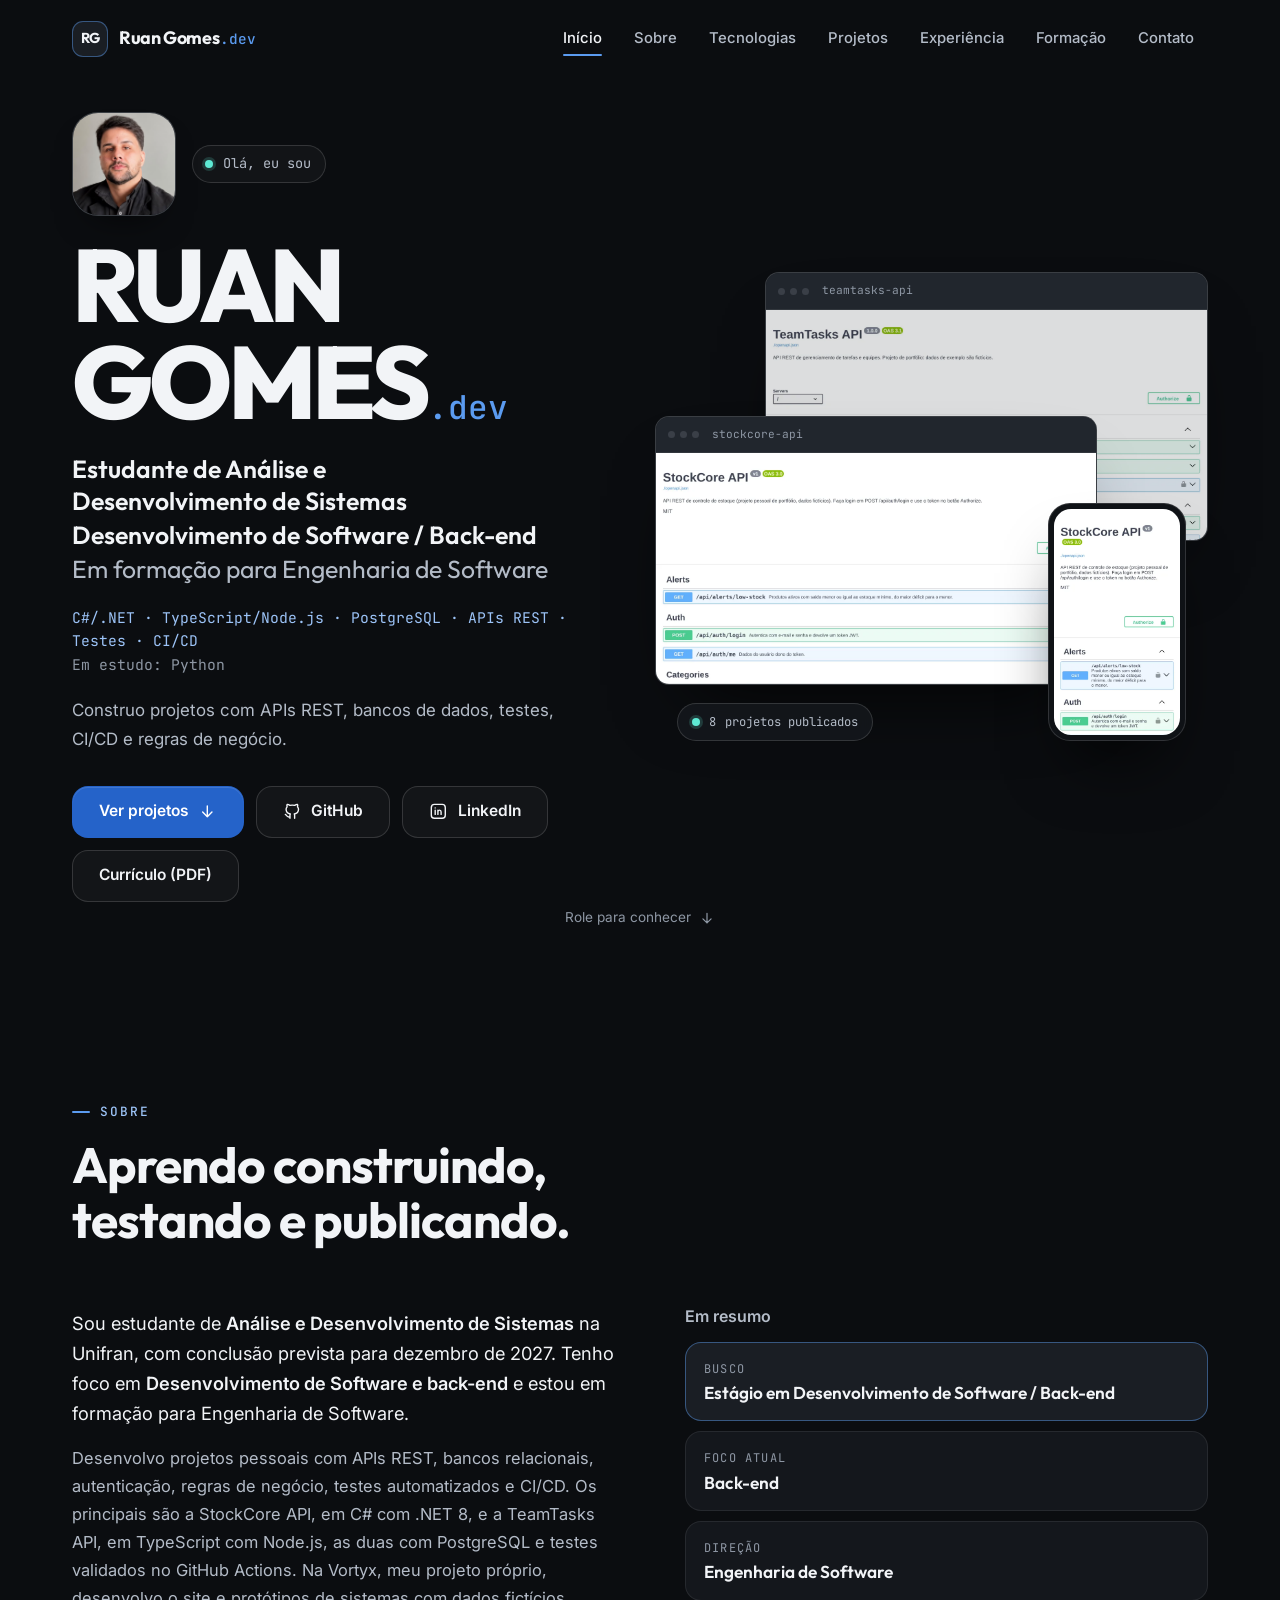
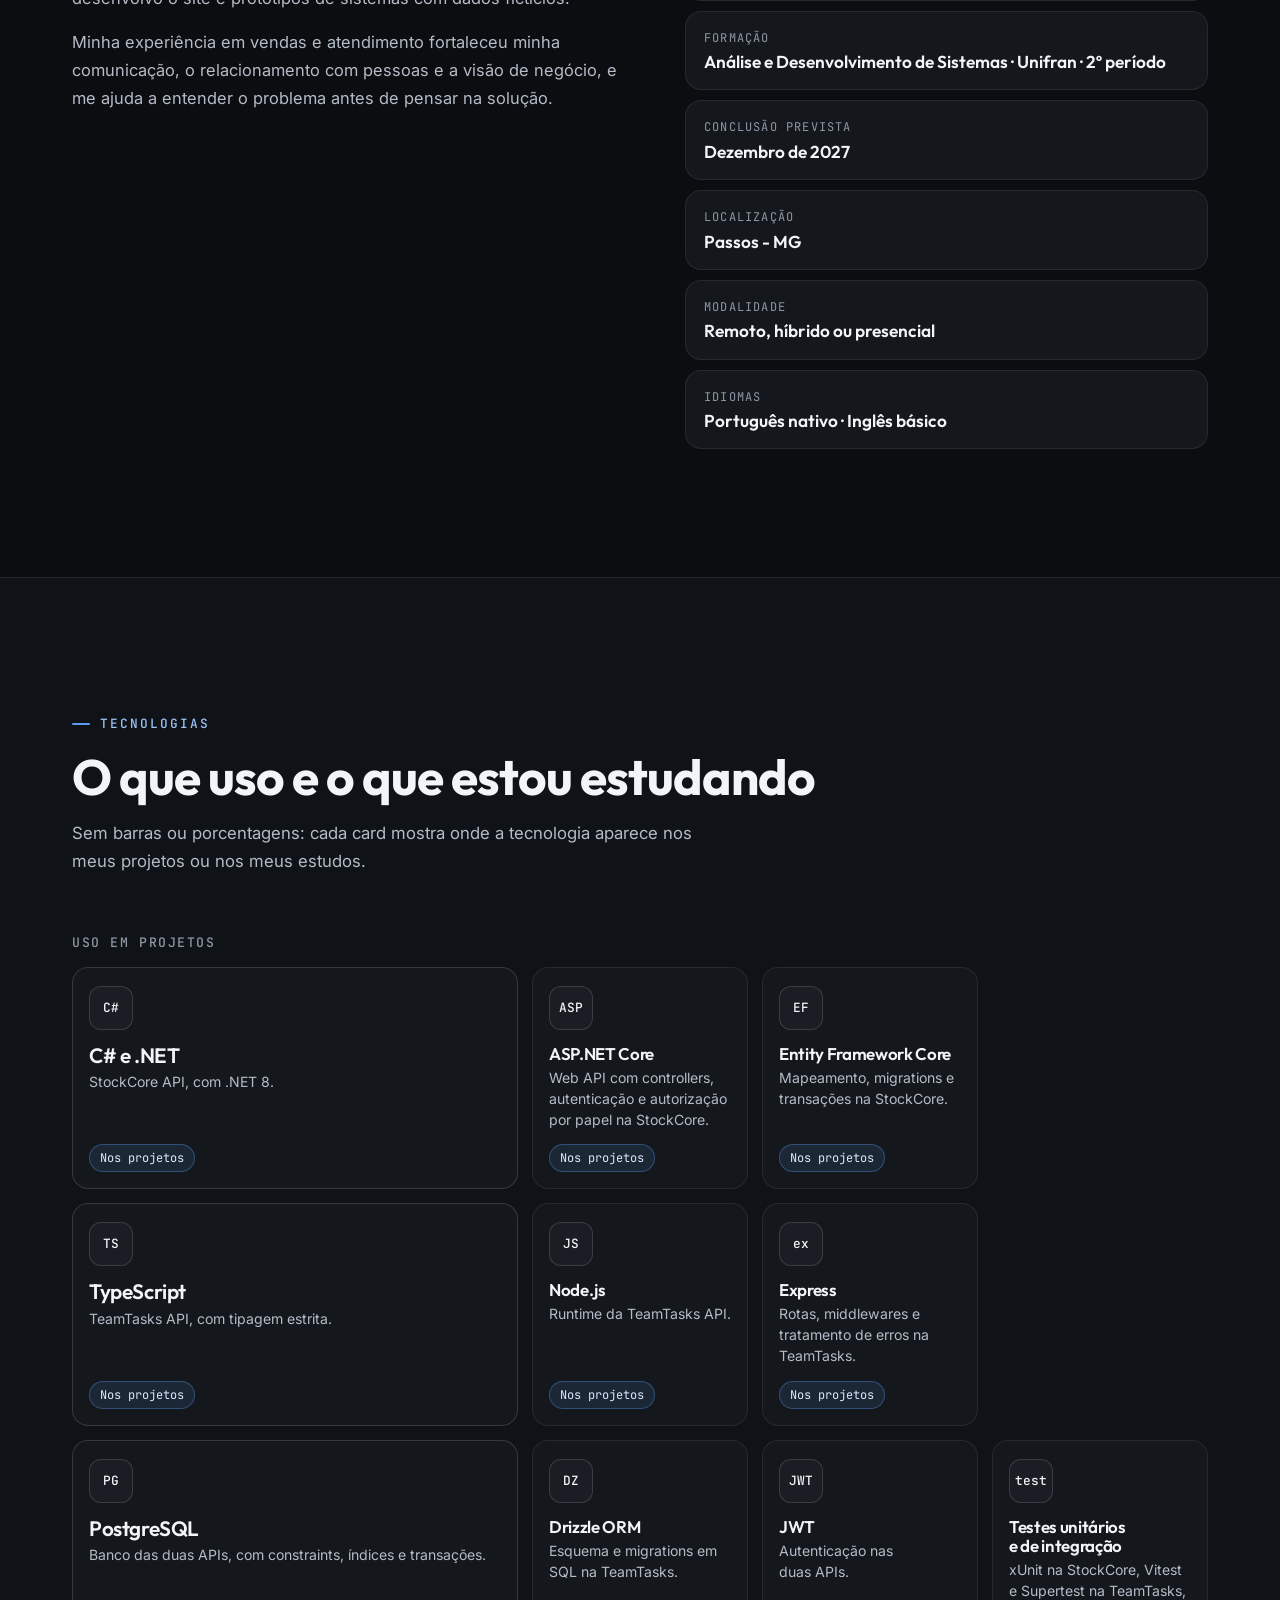
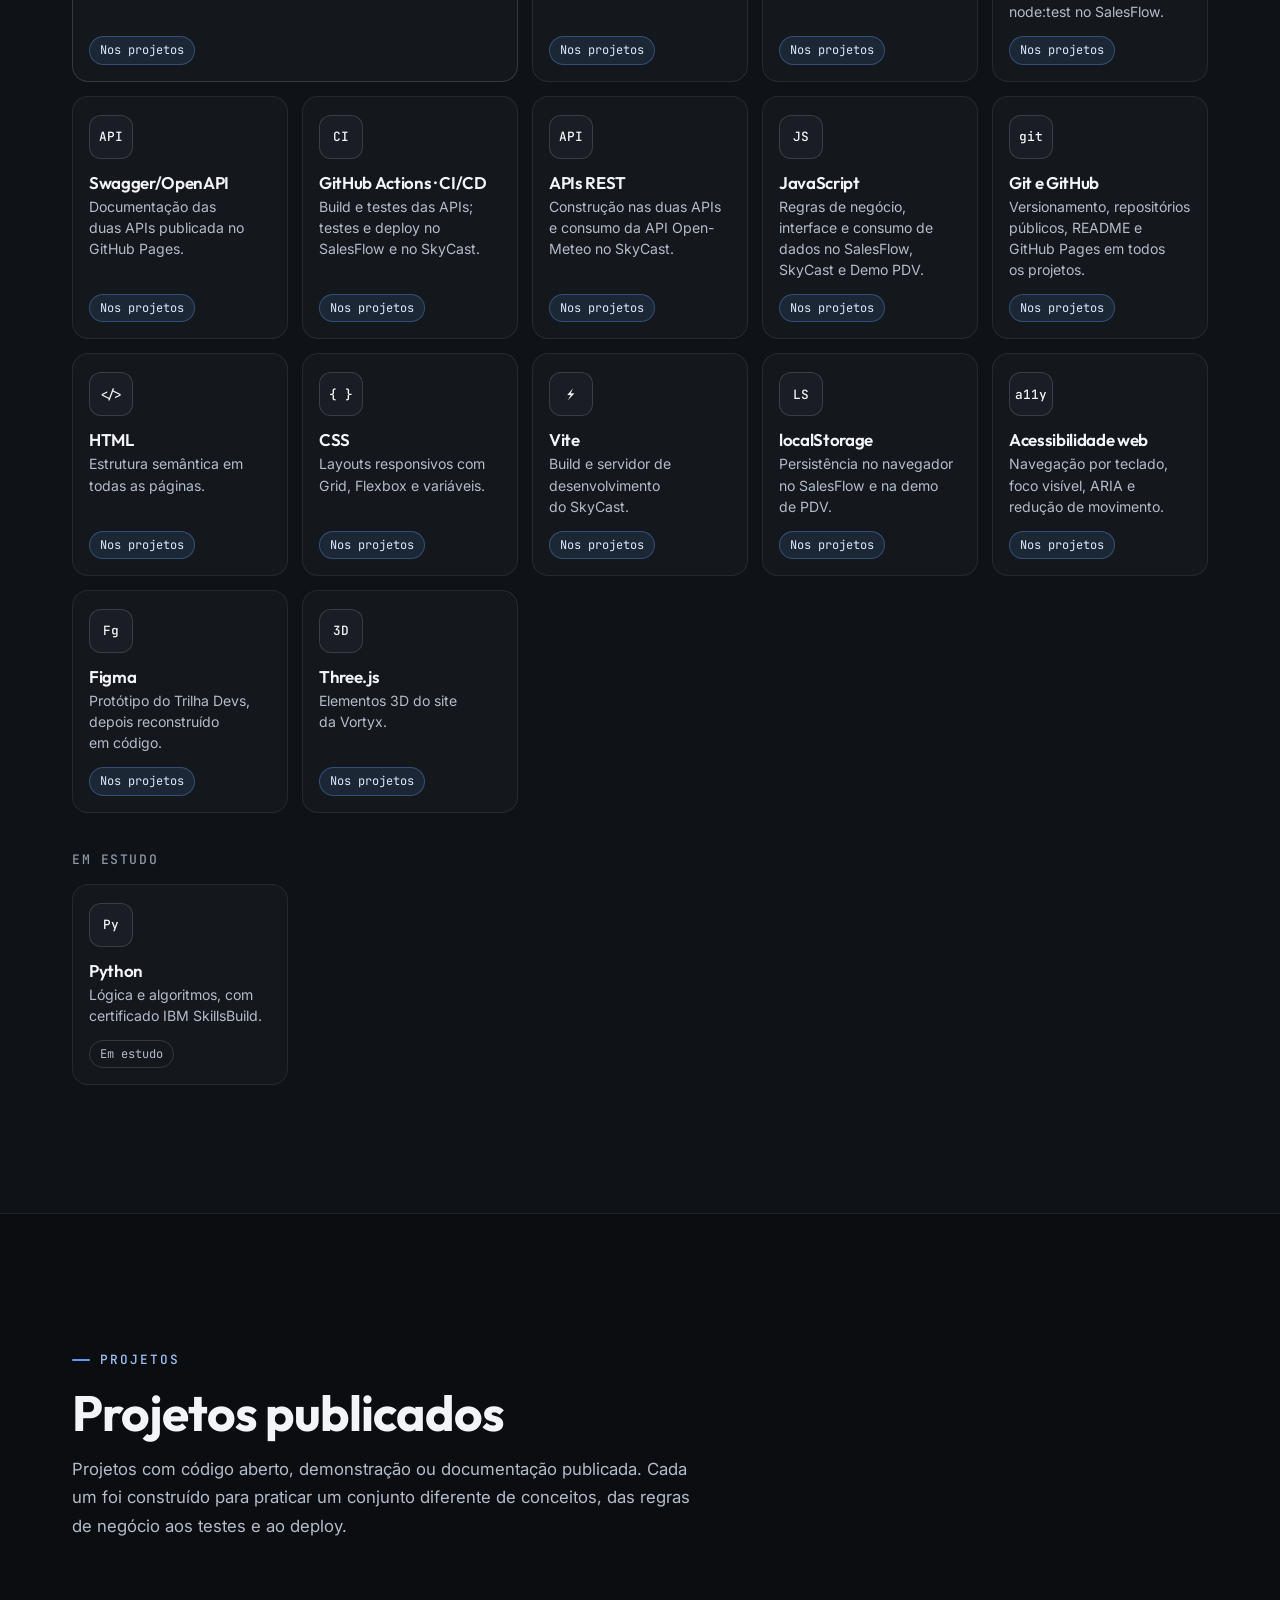
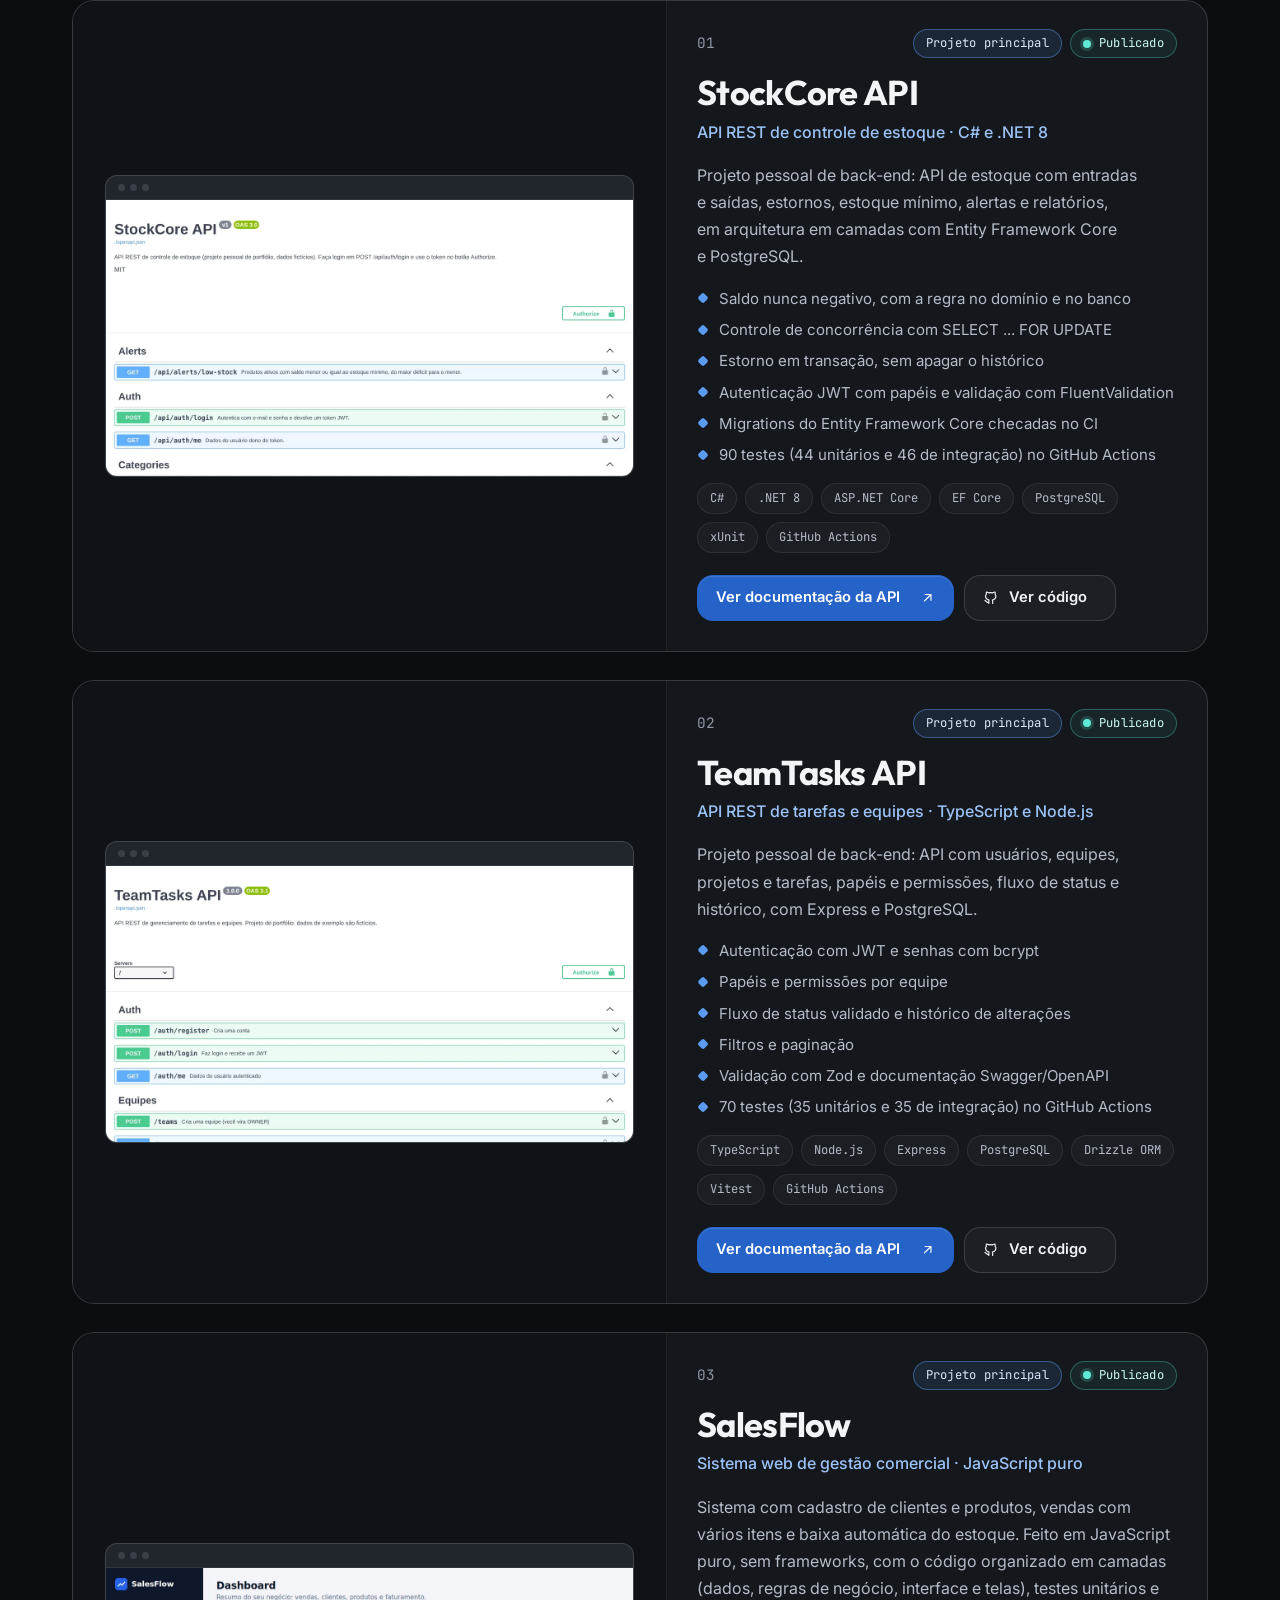
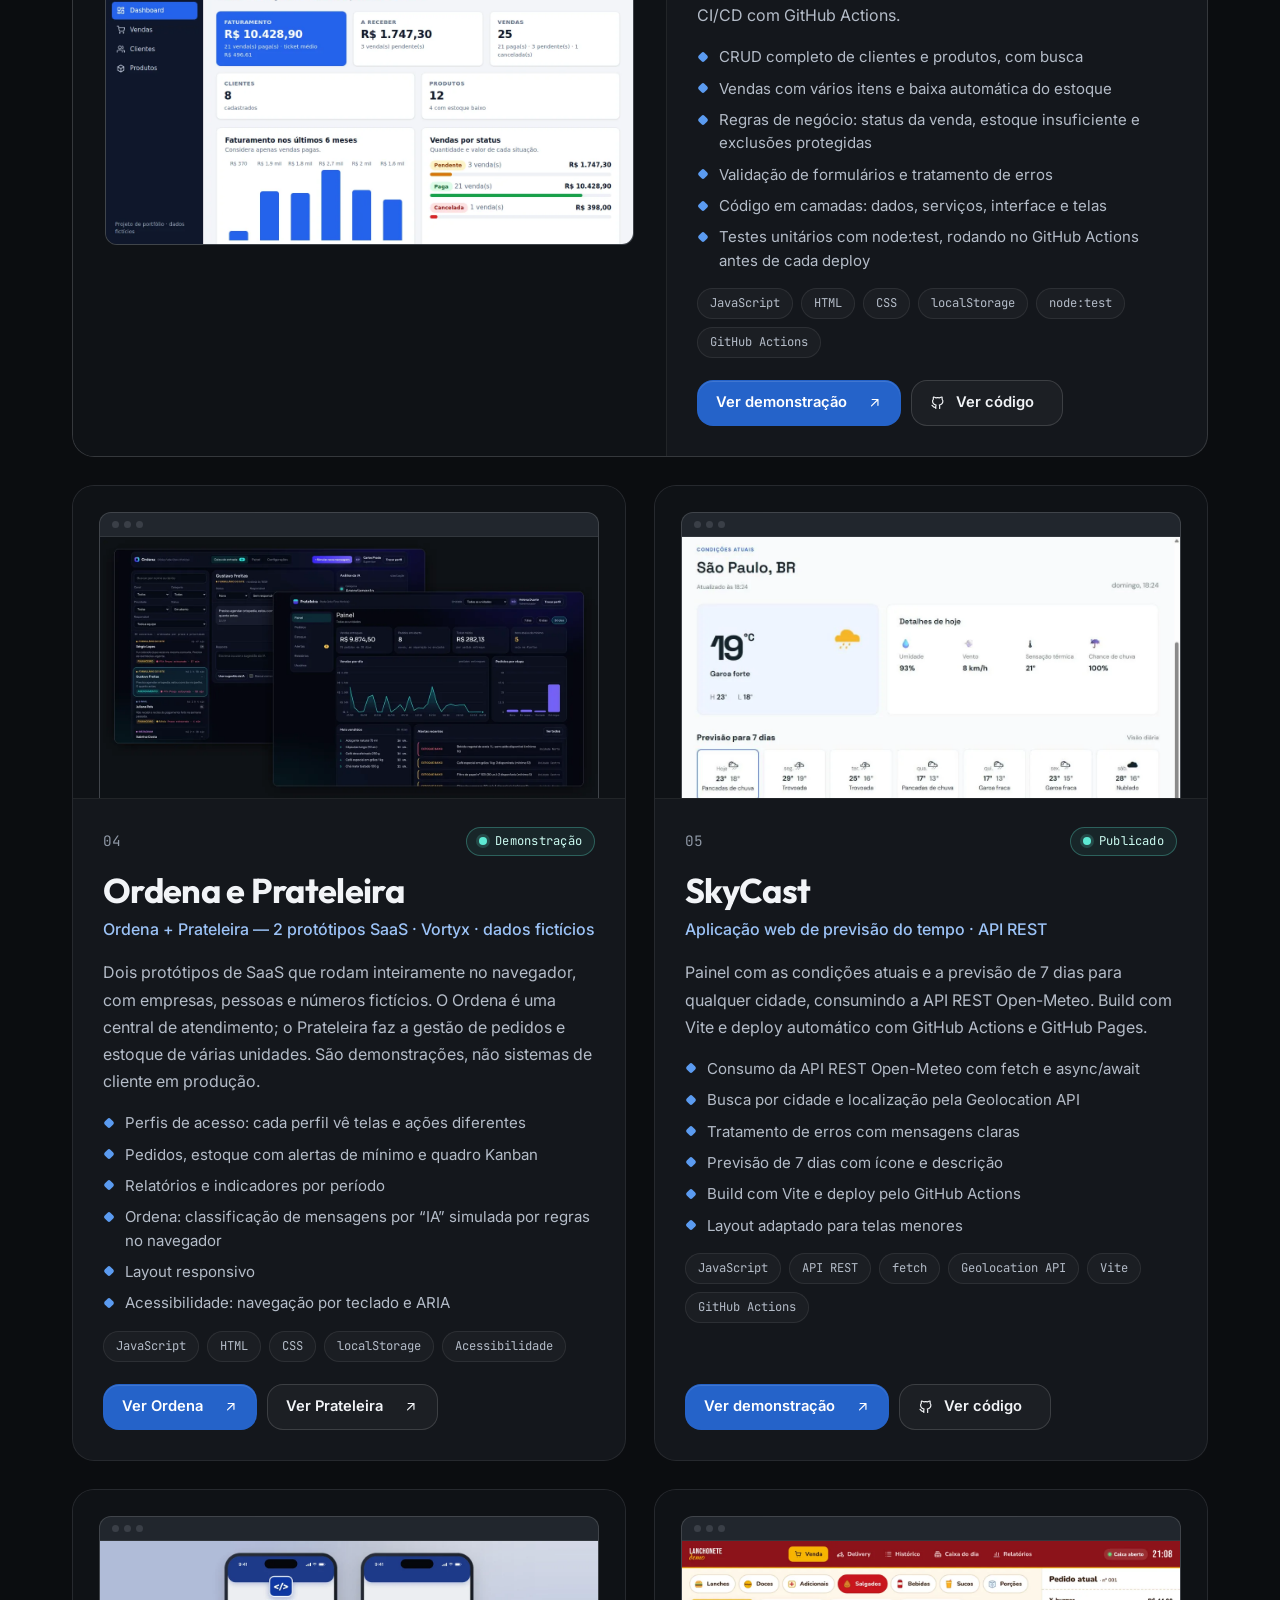
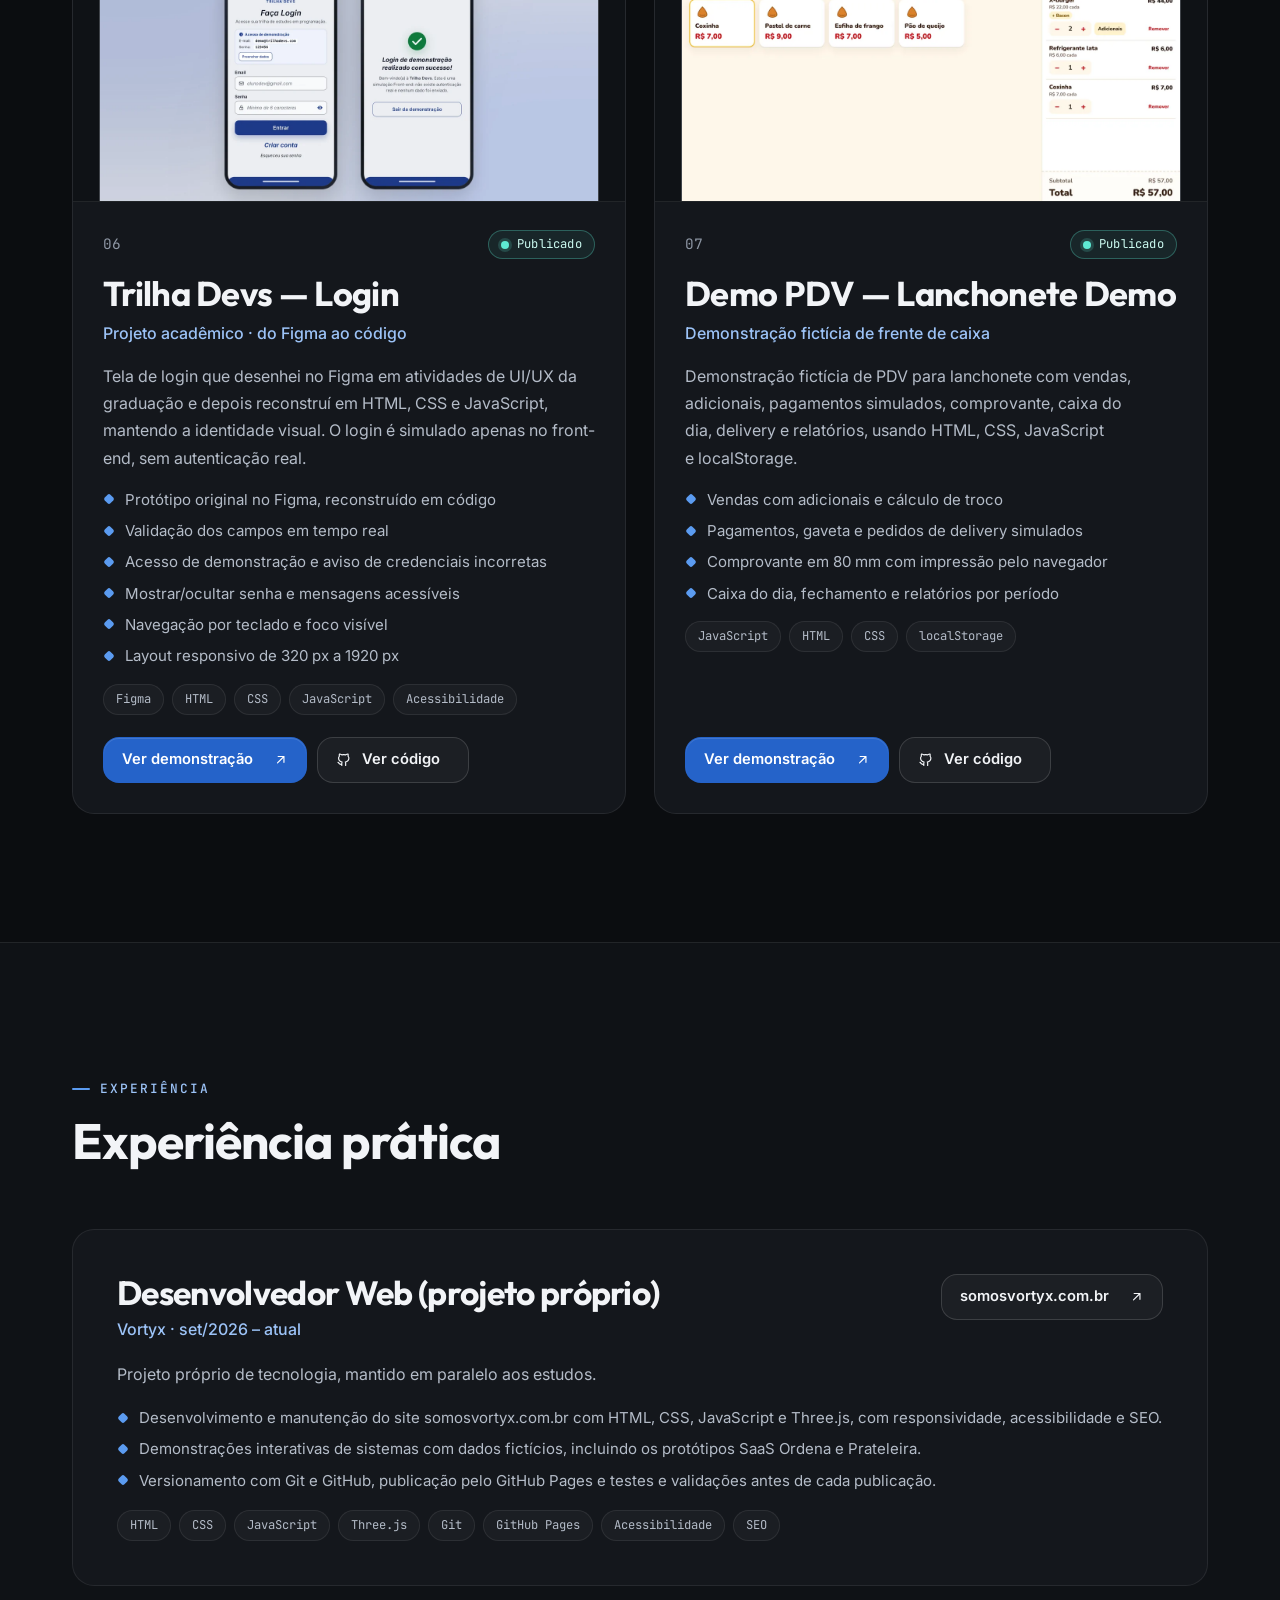
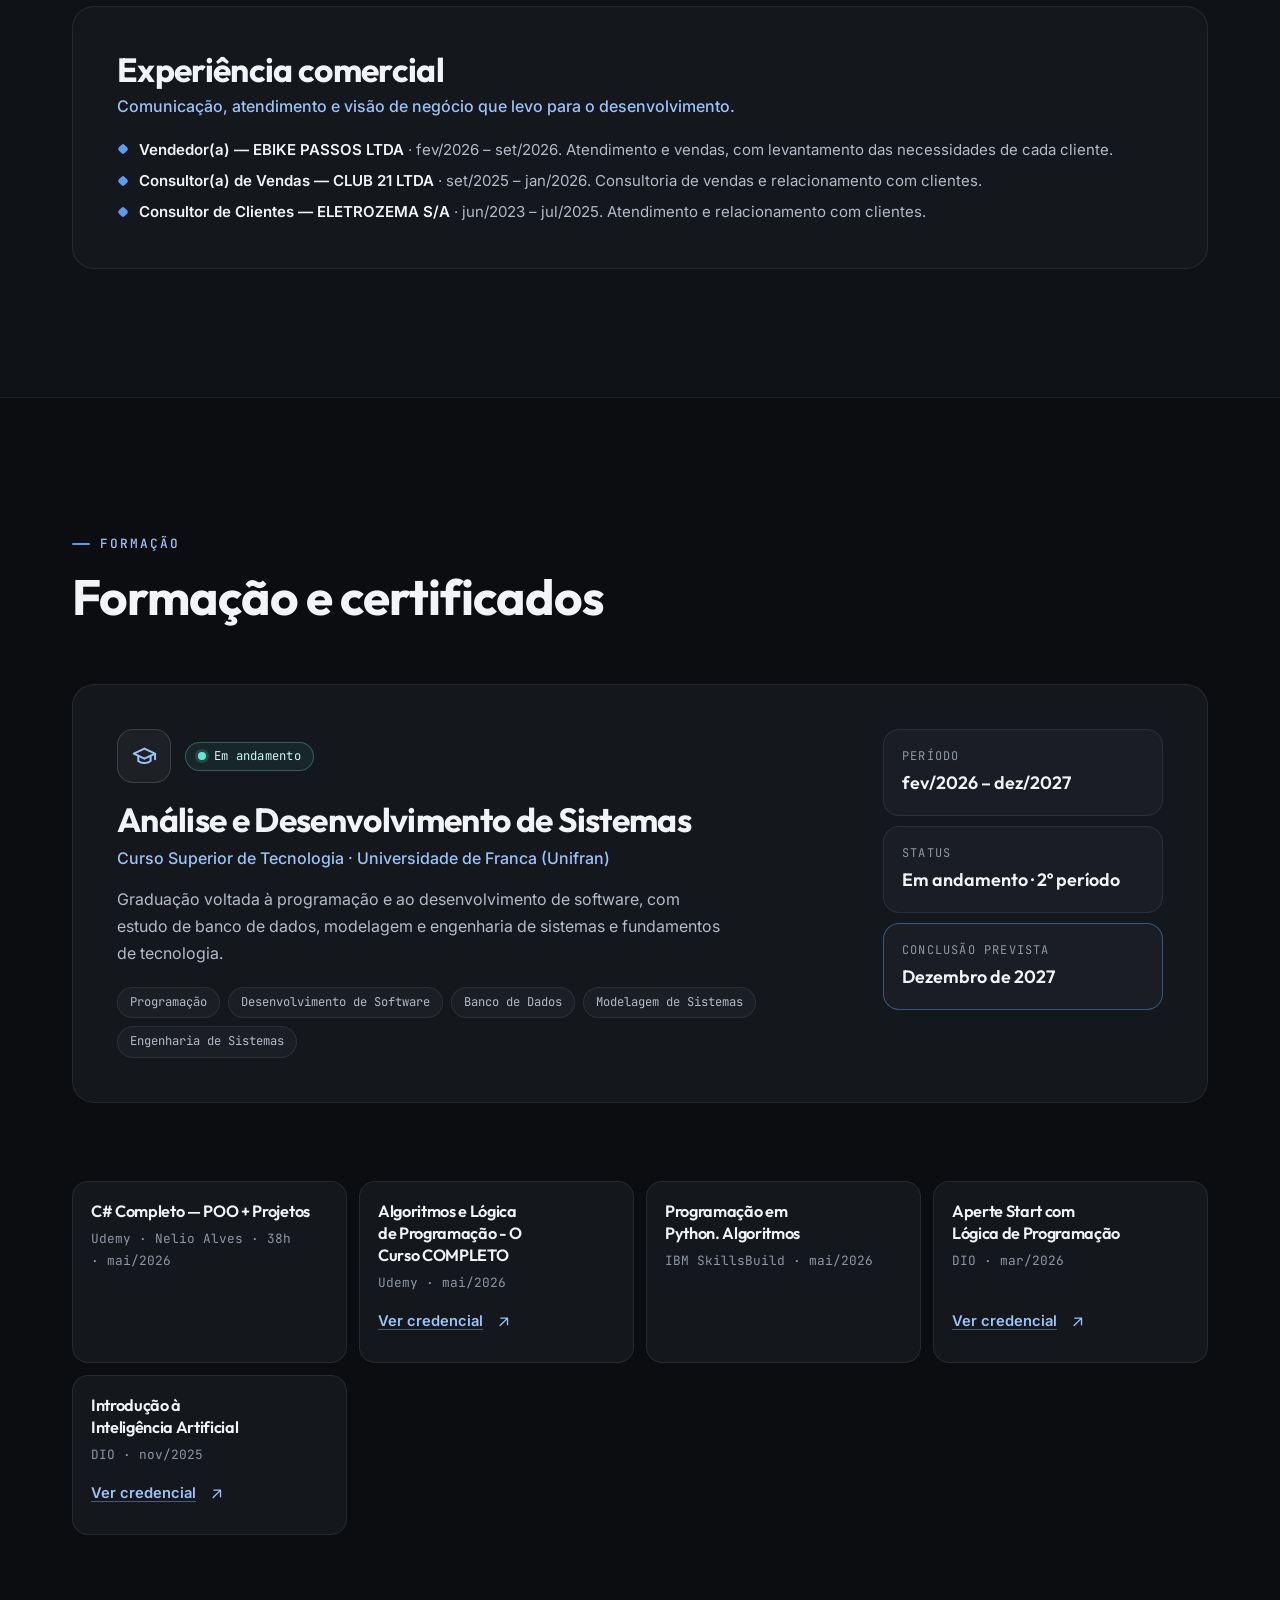
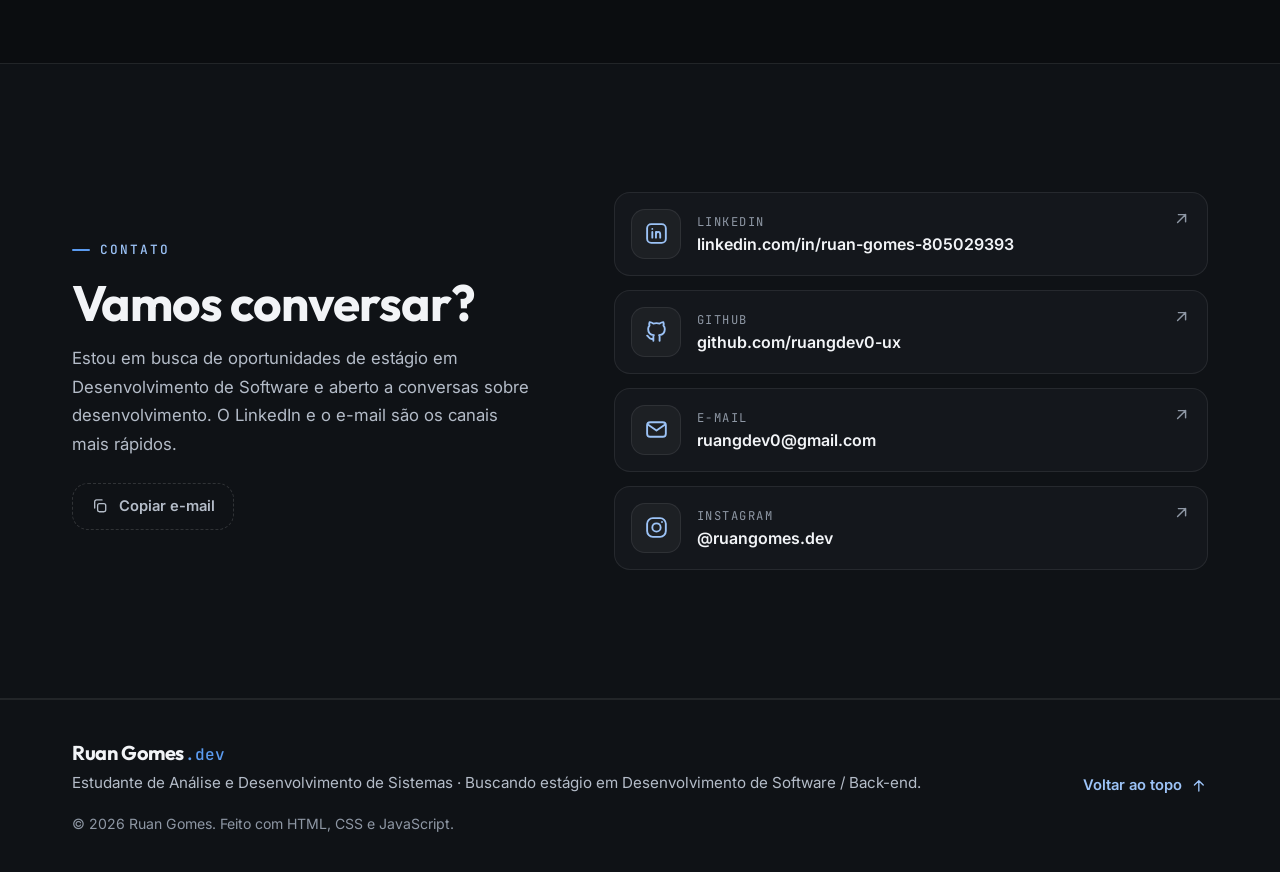
<file: index.html>
<!DOCTYPE html>
<html lang="pt-BR">
<head>
  <meta charset="UTF-8">
  <meta name="viewport" content="width=device-width, initial-scale=1, viewport-fit=cover">

  <title>Ruan Gomes · Estudante de Análise e Desenvolvimento de Sistemas · Desenvolvimento de Software e Back-end</title>
  <meta name="description" content="Estudante de Análise e Desenvolvimento de Sistemas com foco em back-end: projetos com C#/.NET, TypeScript/Node.js, PostgreSQL, testes e CI/CD.">
  <meta name="author" content="Ruan Gomes">
  <meta name="theme-color" content="#0b0d10">
  <meta name="color-scheme" content="dark">
  <link rel="canonical" href="https://ruangdev0-ux.github.io/ruan-gomes-dev/">

  <!-- Compartilhamento (Open Graph / redes sociais) -->
  <meta property="og:type" content="website">
  <meta property="og:locale" content="pt_BR">
  <meta property="og:site_name" content="Ruan Gomes.dev">
  <meta property="og:title" content="Ruan Gomes · Estudante de Análise e Desenvolvimento de Sistemas · Desenvolvimento de Software e Back-end">
  <meta property="og:description" content="Estudante de Análise e Desenvolvimento de Sistemas com foco em back-end: projetos com C#/.NET, TypeScript/Node.js, PostgreSQL, testes e CI/CD.">
  <meta property="og:url" content="https://ruangdev0-ux.github.io/ruan-gomes-dev/">
  <meta property="og:image" content="https://ruangdev0-ux.github.io/ruan-gomes-dev/assets/images/og-image.png?v=4">
  <meta property="og:image:type" content="image/png">
  <meta property="og:image:width" content="1200">
  <meta property="og:image:height" content="630">
  <meta property="og:image:alt" content="Ruan Gomes — Estudante de Análise e Desenvolvimento de Sistemas · Desenvolvimento de Software / Back-end. C#/.NET, TypeScript/Node.js, PostgreSQL, APIs REST, testes e CI/CD. Em formação para Engenharia de Software. Com a foto de Ruan Gomes">
  <meta name="twitter:card" content="summary_large_image">
  <meta name="twitter:title" content="Ruan Gomes · Estudante de Análise e Desenvolvimento de Sistemas · Desenvolvimento de Software e Back-end">
  <meta name="twitter:description" content="Estudante de Análise e Desenvolvimento de Sistemas com foco em back-end: projetos com C#/.NET, TypeScript/Node.js, PostgreSQL, testes e CI/CD.">
  <meta name="twitter:image" content="https://ruangdev0-ux.github.io/ruan-gomes-dev/assets/images/og-image.png?v=4">
  <meta name="twitter:image:alt" content="Ruan Gomes — Estudante de Análise e Desenvolvimento de Sistemas · Desenvolvimento de Software / Back-end. C#/.NET, TypeScript/Node.js, PostgreSQL, APIs REST, testes e CI/CD. Em formação para Engenharia de Software. Com a foto de Ruan Gomes">

  <link rel="icon" href="assets/icons/favicon.svg" type="image/svg+xml">
  <link rel="icon" href="assets/icons/favicon-32.png" sizes="32x32" type="image/png">
  <link rel="apple-touch-icon" href="assets/icons/apple-touch-icon.png">

  <script>document.documentElement.classList.add("has-js");</script>

  <link rel="preconnect" href="https://fonts.googleapis.com">
  <link rel="preconnect" href="https://fonts.gstatic.com" crossorigin>
  <link rel="stylesheet" href="https://fonts.googleapis.com/css2?family=Inter:wght@400;500;600&family=JetBrains+Mono:wght@400;500&family=Outfit:wght@500;600;700;800&display=swap">

  <link rel="stylesheet" href="css/style.css?v=4">
</head>

<body>
  <svg class="sprite" aria-hidden="true" focusable="false">
    <symbol id="i-arrow-up-right" viewBox="0 0 24 24"><path d="M7 17 17 7M8 7h9v9"/></symbol>
    <symbol id="i-arrow-down" viewBox="0 0 24 24"><path d="M12 5v14M6 13l6 6 6-6"/></symbol>
    <symbol id="i-mail" viewBox="0 0 24 24"><rect x="3" y="5" width="18" height="14" rx="3"/><path d="m4 7.5 8 5.5 8-5.5"/></symbol>
    <symbol id="i-github" viewBox="0 0 24 24"><path d="M9 19c-4.3 1.4-4.3-2.5-6-3m12 5v-3.5c0-1 .1-1.4-.5-2 2.8-.3 5.5-1.4 5.5-6a4.6 4.6 0 0 0-1.3-3.2 4.2 4.2 0 0 0-.1-3.2s-1.1-.3-3.5 1.3a12.3 12.3 0 0 0-6.2 0C6.5 2.8 5.4 3.1 5.4 3.1a4.2 4.2 0 0 0-.1 3.2A4.6 4.6 0 0 0 4 9.5c0 4.6 2.7 5.7 5.5 6-.6.6-.6 1.2-.5 2V21"/></symbol>
    <symbol id="i-linkedin" viewBox="0 0 24 24"><rect x="3" y="3" width="18" height="18" rx="4"/><path d="M8 10.5V16M8 7.6v.01M11.5 16v-3.1c0-1.5.9-2.4 2.1-2.4s2 .9 2 2.4V16M11.5 10.5V16"/></symbol>
    <symbol id="i-instagram" viewBox="0 0 24 24"><rect x="3" y="3" width="18" height="18" rx="5.5"/><circle cx="12" cy="12" r="4"/><path d="M17.3 6.7v.01"/></symbol>
    <symbol id="i-copy" viewBox="0 0 24 24"><rect x="9" y="9" width="11" height="11" rx="2.5"/><path d="M5 15V6.5A2.5 2.5 0 0 1 7.5 4H15"/></symbol>
    <symbol id="i-check" viewBox="0 0 24 24"><path d="m5 12.5 4.5 4.5L19 7.5"/></symbol>
    <symbol id="i-cap" viewBox="0 0 24 24"><path d="M2.5 9.5 12 5l9.5 4.5L12 14z"/><path d="M6.5 11.5V16c3 2.5 8 2.5 11 0v-4.5M21.5 9.5v5"/></symbol>
  </svg>

  <a class="skip" href="#conteudo">Pular para o conteúdo</a>

  <!-- ============================ CABEÇALHO ============================ -->
  <header class="topbar" id="topbar">
    <div class="container topbar__row">
      <a class="brand" href="#inicio" aria-label="Ruan Gomes.dev, ir para o início">
        <span class="brand__mark" aria-hidden="true">RG</span>
        <span class="brand__text">Ruan Gomes<span class="brand__dev" aria-hidden="true">.dev</span></span>
      </a>

      <nav class="nav" aria-label="Navegação principal">
        <button class="nav__toggle" id="nav-toggle" type="button"
                aria-controls="nav-list" aria-expanded="false" aria-label="Abrir menu">
          <span class="nav__toggle-bar" aria-hidden="true"></span>
          <span class="nav__toggle-bar" aria-hidden="true"></span>
        </button>

        <ul class="nav__list" id="nav-list">
          <li><a class="nav__link" href="#inicio">Início</a></li>
          <li><a class="nav__link" href="#sobre">Sobre</a></li>
          <li><a class="nav__link" href="#tecnologias">Tecnologias</a></li>
          <li><a class="nav__link" href="#projetos">Projetos</a></li>
          <li><a class="nav__link" href="#experiencia">Experiência</a></li>
          <li><a class="nav__link" href="#formacao">Formação</a></li>
          <li><a class="nav__link" href="#contato">Contato</a></li>
        </ul>
      </nav>
    </div>
  </header>

  <main id="conteudo">

    <!-- ============================ INÍCIO ============================ -->
    <section class="hero" id="inicio" aria-labelledby="titulo-inicio">
      <div class="container hero__inner">
        <div class="hero__text">
          <div class="hero__intro" data-animate>
            <img class="hero__photo" src="assets/images/ruan-gomes.png" alt="Foto de Ruan Gomes" width="264" height="221" decoding="async">
            <p class="hero__eyebrow">
              <span class="status-dot" aria-hidden="true"></span>
              Olá, eu sou
            </p>
          </div>

          <h1 class="hero__title" id="titulo-inicio" data-animate>
            <span class="hero__first">Ruan</span>
            <span class="hero__last">Gomes<span class="hero__dev" aria-hidden="true">.dev</span></span>
          </h1>

          <p class="hero__role" data-animate>
            <span>Estudante de Análise e Desenvolvimento de Sistemas<span class="sr-only"> · </span></span>
            <span>Desenvolvimento de Software / Back-end</span>
            <span class="hero__role-alt">Em formação para Engenharia de Software</span>
          </p>

          <div class="hero__stack" data-animate>
            <p class="hero__stack-line">
              <span class="sr-only">Tecnologias: </span>C#/.NET<span aria-hidden="true"> · </span>TypeScript/Node.js<span aria-hidden="true"> · </span>PostgreSQL<span aria-hidden="true"> · </span>APIs REST<span aria-hidden="true"> · </span>Testes<span aria-hidden="true"> · </span>CI/CD
            </p>
            <p class="hero__stack-study">Em estudo: Python</p>
          </div>

          <p class="hero__lead" data-animate>
            Construo projetos com APIs REST, bancos de dados, testes, CI/CD e regras de negócio.
          </p>

          <div class="hero__actions" data-animate>
            <a class="btn btn--primary" href="#projetos">
              Ver projetos
              <svg class="icon" aria-hidden="true"><use href="#i-arrow-down"/></svg>
            </a>
            <a class="btn btn--ghost" href="https://github.com/ruangdev0-ux" target="_blank" rel="noopener noreferrer">
              <svg class="icon" aria-hidden="true"><use href="#i-github"/></svg>
              GitHub
              <span class="sr-only">(abre em nova aba)</span>
            </a>
            <a class="btn btn--ghost" href="https://www.linkedin.com/in/ruan-gomes-805029393" target="_blank" rel="noopener noreferrer">
              <svg class="icon" aria-hidden="true"><use href="#i-linkedin"/></svg>
              LinkedIn
              <span class="sr-only">(abre em nova aba)</span>
            </a>
            <a class="btn btn--ghost" href="assets/docs/Curriculo_Ruan_Gomes_Vicente_Machado.pdf" download="Curriculo_Ruan_Gomes_Vicente_Machado.pdf">
              Currículo (PDF)
            </a>
          </div>
        </div>

        <!-- Vitrine visual com capturas reais dos projetos publicados -->
        <div class="showcase" data-animate aria-hidden="true">
          <div class="showcase__window showcase__window--back">
            <div class="showcase__bar"><i></i><i></i><i></i><span>teamtasks-api</span></div>
            <img src="assets/images/teamtasks-api.webp" alt="" width="1280" height="670" decoding="async">
          </div>
          <div class="showcase__window showcase__window--front">
            <div class="showcase__bar"><i></i><i></i><i></i><span>stockcore-api</span></div>
            <img src="assets/images/stockcore-api.webp" alt="" width="1280" height="670" decoding="async">
          </div>
          <div class="showcase__phone">
            <img src="assets/images/stockcore-api-mobile.webp" alt="" width="390" height="844" decoding="async">
          </div>
          <p class="showcase__tag">
            <span class="status-dot"></span>
            <span id="projects-count">8</span> projetos publicados
          </p>
        </div>
      </div>

      <a class="hero__scroll" href="#sobre">
        Role para conhecer
        <svg class="icon" aria-hidden="true"><use href="#i-arrow-down"/></svg>
      </a>
    </section>

    <!-- ============================ SOBRE ============================ -->
    <section class="section" id="sobre" aria-labelledby="titulo-sobre">
      <div class="container">
        <div class="section__head" data-animate>
          <p class="label">Sobre</p>
          <h2 class="section__title" id="titulo-sobre">Aprendo construindo, testando e publicando.</h2>
        </div>

        <div class="about">
          <div class="about__story" data-animate>
            <p class="about__intro">
              Sou estudante de <strong>Análise e Desenvolvimento de Sistemas</strong> na Unifran, com conclusão
              prevista para dezembro de 2027. Tenho foco em <strong>Desenvolvimento de Software e back-end</strong>
              e estou em formação para Engenharia de Software.
            </p>
            <p>
              Desenvolvo projetos pessoais com APIs REST, bancos relacionais, autenticação, regras de negócio,
              testes automatizados e CI/CD. Os principais são a StockCore API, em C# com .NET 8, e a TeamTasks API,
              em TypeScript com Node.js, as duas com PostgreSQL e testes validados no GitHub Actions. Na Vortyx,
              meu projeto próprio, desenvolvo o site e protótipos de sistemas com dados fictícios.
            </p>
            <p>
              Minha experiência em vendas e atendimento fortaleceu minha comunicação, o relacionamento com pessoas
              e a visão de negócio, e me ajuda a entender o problema antes de pensar na solução.
            </p>
          </div>

          <div class="about__summary" data-animate>
            <h3 class="about__summary-title">Em resumo</h3>
            <dl class="facts">
              <div class="fact fact--highlight">
                <dt>Busco</dt>
                <dd>Estágio em Desenvolvimento de Software / Back-end</dd>
              </div>
              <div class="fact">
                <dt>Foco atual</dt>
                <dd>Back-end</dd>
              </div>
              <div class="fact">
                <dt>Direção</dt>
                <dd>Engenharia de Software</dd>
              </div>
              <div class="fact">
                <dt>Formação</dt>
                <dd>Análise e Desenvolvimento de Sistemas · Unifran · 2º período</dd>
              </div>
              <div class="fact">
                <dt>Conclusão prevista</dt>
                <dd>Dezembro de 2027</dd>
              </div>
              <div class="fact">
                <dt>Localização</dt>
                <dd>Passos - MG</dd>
              </div>
              <div class="fact">
                <dt>Modalidade</dt>
                <dd>Remoto, híbrido ou presencial</dd>
              </div>
              <div class="fact">
                <dt>Idiomas</dt>
                <dd>Português nativo · Inglês básico</dd>
              </div>
            </dl>
          </div>
        </div>
      </div>
    </section>

    <!-- ============================ TECNOLOGIAS ============================ -->
    <section class="section section--alt" id="tecnologias" aria-labelledby="titulo-tecnologias">
      <div class="container">
        <div class="section__head" data-animate>
          <p class="label">Tecnologias</p>
          <h2 class="section__title" id="titulo-tecnologias">O que uso e o que estou estudando</h2>
          <p class="section__lead">
            Sem barras ou porcentagens: cada card mostra onde a tecnologia aparece nos meus projetos
            ou nos meus estudos.
          </p>
        </div>

        <h3 class="stack__title" data-animate>Uso em projetos</h3>
        <ul class="stack">
          <li class="tech tech--feature" data-animate>
            <span class="tech__logo" aria-hidden="true">C#</span>
            <h4 class="tech__name">C# e .NET</h4>
            <p class="tech__use">StockCore API, com .NET 8.</p>
            <span class="tech__tag tech__tag--used">Nos projetos</span>
          </li>
          <li class="tech" data-animate>
            <span class="tech__logo" aria-hidden="true">ASP</span>
            <h4 class="tech__name">ASP.NET Core</h4>
            <p class="tech__use">Web API com controllers, autenticação e autorização por papel na StockCore.</p>
            <span class="tech__tag tech__tag--used">Nos projetos</span>
          </li>
          <li class="tech" data-animate>
            <span class="tech__logo" aria-hidden="true">EF</span>
            <h4 class="tech__name">Entity Framework Core</h4>
            <p class="tech__use">Mapeamento, migrations e transações na StockCore.</p>
            <span class="tech__tag tech__tag--used">Nos projetos</span>
          </li>
          <li class="tech tech--feature" data-animate>
            <span class="tech__logo" aria-hidden="true">TS</span>
            <h4 class="tech__name">TypeScript</h4>
            <p class="tech__use">TeamTasks API, com tipagem estrita.</p>
            <span class="tech__tag tech__tag--used">Nos projetos</span>
          </li>
          <li class="tech" data-animate>
            <span class="tech__logo" aria-hidden="true">JS</span>
            <h4 class="tech__name">Node.js</h4>
            <p class="tech__use">Runtime da TeamTasks API.</p>
            <span class="tech__tag tech__tag--used">Nos projetos</span>
          </li>
          <li class="tech" data-animate>
            <span class="tech__logo" aria-hidden="true">ex</span>
            <h4 class="tech__name">Express</h4>
            <p class="tech__use">Rotas, middlewares e tratamento de erros na TeamTasks.</p>
            <span class="tech__tag tech__tag--used">Nos projetos</span>
          </li>
          <li class="tech tech--feature" data-animate>
            <span class="tech__logo" aria-hidden="true">PG</span>
            <h4 class="tech__name">PostgreSQL</h4>
            <p class="tech__use">Banco das duas APIs, com constraints, índices e transações.</p>
            <span class="tech__tag tech__tag--used">Nos projetos</span>
          </li>
          <li class="tech" data-animate>
            <span class="tech__logo" aria-hidden="true">DZ</span>
            <h4 class="tech__name">Drizzle ORM</h4>
            <p class="tech__use">Esquema e migrations em SQL na TeamTasks.</p>
            <span class="tech__tag tech__tag--used">Nos projetos</span>
          </li>
          <li class="tech" data-animate>
            <span class="tech__logo" aria-hidden="true">JWT</span>
            <h4 class="tech__name">JWT</h4>
            <p class="tech__use">Autenticação nas duas APIs.</p>
            <span class="tech__tag tech__tag--used">Nos projetos</span>
          </li>
          <li class="tech" data-animate>
            <span class="tech__logo" aria-hidden="true">test</span>
            <h4 class="tech__name">Testes unitários e de integração</h4>
            <p class="tech__use">xUnit na StockCore, Vitest e Supertest na TeamTasks, node:test no SalesFlow.</p>
            <span class="tech__tag tech__tag--used">Nos projetos</span>
          </li>
          <li class="tech" data-animate>
            <span class="tech__logo" aria-hidden="true">API</span>
            <h4 class="tech__name">Swagger/OpenAPI</h4>
            <p class="tech__use">Documentação das duas APIs publicada no GitHub Pages.</p>
            <span class="tech__tag tech__tag--used">Nos projetos</span>
          </li>
          <li class="tech" data-animate>
            <span class="tech__logo" aria-hidden="true">CI</span>
            <h4 class="tech__name">GitHub Actions · CI/CD</h4>
            <p class="tech__use">Build e testes das APIs; testes e deploy no SalesFlow e no SkyCast.</p>
            <span class="tech__tag tech__tag--used">Nos projetos</span>
          </li>
          <li class="tech" data-animate>
            <span class="tech__logo" aria-hidden="true">API</span>
            <h4 class="tech__name">APIs REST</h4>
            <p class="tech__use">Construção nas duas APIs e consumo da API Open-Meteo no SkyCast.</p>
            <span class="tech__tag tech__tag--used">Nos projetos</span>
          </li>
          <li class="tech" data-animate>
            <span class="tech__logo" aria-hidden="true">JS</span>
            <h4 class="tech__name">JavaScript</h4>
            <p class="tech__use">Regras de negócio, interface e consumo de dados no SalesFlow, SkyCast e Demo PDV.</p>
            <span class="tech__tag tech__tag--used">Nos projetos</span>
          </li>
          <li class="tech" data-animate>
            <span class="tech__logo" aria-hidden="true">git</span>
            <h4 class="tech__name">Git e GitHub</h4>
            <p class="tech__use">Versionamento, repositórios públicos, README e GitHub Pages em todos os projetos.</p>
            <span class="tech__tag tech__tag--used">Nos projetos</span>
          </li>
          <li class="tech" data-animate>
            <span class="tech__logo" aria-hidden="true">&lt;/&gt;</span>
            <h4 class="tech__name">HTML</h4>
            <p class="tech__use">Estrutura semântica em todas as páginas.</p>
            <span class="tech__tag tech__tag--used">Nos projetos</span>
          </li>
          <li class="tech" data-animate>
            <span class="tech__logo" aria-hidden="true">{ }</span>
            <h4 class="tech__name">CSS</h4>
            <p class="tech__use">Layouts responsivos com Grid, Flexbox e variáveis.</p>
            <span class="tech__tag tech__tag--used">Nos projetos</span>
          </li>
          <li class="tech" data-animate>
            <span class="tech__logo" aria-hidden="true">⚡</span>
            <h4 class="tech__name">Vite</h4>
            <p class="tech__use">Build e servidor de desenvolvimento do SkyCast.</p>
            <span class="tech__tag tech__tag--used">Nos projetos</span>
          </li>
          <li class="tech" data-animate>
            <span class="tech__logo" aria-hidden="true">LS</span>
            <h4 class="tech__name">localStorage</h4>
            <p class="tech__use">Persistência no navegador no SalesFlow e na demo de PDV.</p>
            <span class="tech__tag tech__tag--used">Nos projetos</span>
          </li>
          <li class="tech" data-animate>
            <span class="tech__logo" aria-hidden="true">a11y</span>
            <h4 class="tech__name">Acessibilidade web</h4>
            <p class="tech__use">Navegação por teclado, foco visível, ARIA e redução de movimento.</p>
            <span class="tech__tag tech__tag--used">Nos projetos</span>
          </li>
          <li class="tech" data-animate>
            <span class="tech__logo" aria-hidden="true">Fg</span>
            <h4 class="tech__name">Figma</h4>
            <p class="tech__use">Protótipo do Trilha Devs, depois reconstruído em código.</p>
            <span class="tech__tag tech__tag--used">Nos projetos</span>
          </li>
          <li class="tech" data-animate>
            <span class="tech__logo" aria-hidden="true">3D</span>
            <h4 class="tech__name">Three.js</h4>
            <p class="tech__use">Elementos 3D do site da Vortyx.</p>
            <span class="tech__tag tech__tag--used">Nos projetos</span>
          </li>
        </ul>

        <h3 class="stack__title" data-animate>Em estudo</h3>
        <ul class="stack stack--study">
          <li class="tech" data-animate>
            <span class="tech__logo" aria-hidden="true">Py</span>
            <h4 class="tech__name">Python</h4>
            <p class="tech__use">Lógica e algoritmos, com certificado IBM SkillsBuild.</p>
            <span class="tech__tag">Em estudo</span>
          </li>
        </ul>
      </div>
    </section>

    <!-- ============================ PROJETOS ============================ -->
    <!-- Os cards são gerados a partir de js/projects.js. Para adicionar um projeto, edite apenas aquele arquivo. -->
    <section class="section" id="projetos" aria-labelledby="titulo-projetos">
      <div class="container">
        <div class="section__head" data-animate>
          <p class="label">Projetos</p>
          <h2 class="section__title" id="titulo-projetos">Projetos publicados</h2>
          <p class="section__lead">
            Projetos com código aberto, demonstração ou documentação publicada. Cada um foi construído para praticar um
            conjunto diferente de conceitos, das regras de negócio aos testes e ao deploy.
          </p>
        </div>

        <div class="projects" id="projects">
          <noscript>
            <p class="projects__fallback">
              Ative o JavaScript para ver os projetos ou acesse
              <a href="https://github.com/ruangdev0-ux" target="_blank" rel="noopener noreferrer">github.com/ruangdev0-ux</a>.
            </p>
          </noscript>
        </div>
      </div>
    </section>

    <!-- ============================ EXPERIÊNCIA ============================ -->
    <section class="section section--alt" id="experiencia" aria-labelledby="titulo-experiencia">
      <div class="container">
        <div class="section__head" data-animate>
          <p class="label">Experiência</p>
          <h2 class="section__title" id="titulo-experiencia">Experiência prática</h2>
        </div>

        <article class="job" data-animate aria-labelledby="titulo-vortyx">
          <div class="job__head">
            <div>
              <h3 class="job__role" id="titulo-vortyx">Desenvolvedor Web (projeto próprio)</h3>
              <p class="job__org">Vortyx · <time datetime="2026-09">set/2026</time> – atual</p>
            </div>
            <a class="btn btn--ghost btn--sm" href="https://somosvortyx.com.br/" target="_blank" rel="noopener noreferrer">
              somosvortyx.com.br<span class="sr-only"> (site da Vortyx, abre em nova aba)</span>
              <svg class="icon" aria-hidden="true"><use href="#i-arrow-up-right"/></svg>
            </a>
          </div>

          <p class="job__context">Projeto próprio de tecnologia, mantido em paralelo aos estudos.</p>

          <ul class="project__list job__list">
            <li>Desenvolvimento e manutenção do site somosvortyx.com.br com HTML, CSS, JavaScript e Three.js, com responsividade, acessibilidade e SEO.</li>
            <li>Demonstrações interativas de sistemas com dados fictícios, incluindo os protótipos SaaS Ordena e Prateleira.</li>
            <li>Versionamento com Git e GitHub, publicação pelo GitHub Pages e testes e validações antes de cada publicação.</li>
          </ul>

          <h4 class="sr-only">Tecnologias</h4>
          <ul class="tags">
            <li>HTML</li>
            <li>CSS</li>
            <li>JavaScript</li>
            <li>Three.js</li>
            <li>Git</li>
            <li>GitHub Pages</li>
            <li>Acessibilidade</li>
            <li>SEO</li>
          </ul>
        </article>

        <article class="job job--compact" data-animate aria-labelledby="titulo-comercial">
          <div class="job__head">
            <div>
              <h3 class="job__role" id="titulo-comercial">Experiência comercial</h3>
              <p class="job__org">Comunicação, atendimento e visão de negócio que levo para o desenvolvimento.</p>
            </div>
          </div>
          <ul class="project__list job__list">
            <li><strong>Vendedor(a) — EBIKE PASSOS LTDA</strong> · <time datetime="2026-02">fev/2026</time> – <time datetime="2026-09">set/2026</time>. Atendimento e vendas, com levantamento das necessidades de cada cliente.</li>
            <li><strong>Consultor(a) de Vendas — CLUB 21 LTDA</strong> · <time datetime="2025-09">set/2025</time> – <time datetime="2026-01">jan/2026</time>. Consultoria de vendas e relacionamento com clientes.</li>
            <li><strong>Consultor de Clientes — ELETROZEMA S/A</strong> · <time datetime="2023-06">jun/2023</time> – <time datetime="2025-07">jul/2025</time>. Atendimento e relacionamento com clientes.</li>
          </ul>
        </article>
      </div>
    </section>

    <!-- ============================ FORMAÇÃO ============================ -->
    <section class="section" id="formacao" aria-labelledby="titulo-formacao">
      <div class="container">
        <div class="section__head" data-animate>
          <p class="label">Formação</p>
          <h2 class="section__title" id="titulo-formacao">Formação e certificados</h2>
        </div>

        <article class="course" data-animate>
          <div class="course__main">
            <div class="course__top">
              <span class="course__icon" aria-hidden="true"><svg class="icon"><use href="#i-cap"/></svg></span>
              <span class="badge badge--live"><span class="status-dot" aria-hidden="true"></span>Em andamento</span>
            </div>

            <h3 class="course__title">Análise e Desenvolvimento de Sistemas</h3>
            <p class="course__type">Curso Superior de Tecnologia · Universidade de Franca (Unifran)</p>

            <p class="course__text">
              Graduação voltada à programação e ao desenvolvimento de software, com estudo de banco de
              dados, modelagem e engenharia de sistemas e fundamentos de tecnologia.
            </p>

            <h4 class="sr-only">Áreas de estudo</h4>
            <ul class="tags">
              <li>Programação</li>
              <li>Desenvolvimento de Software</li>
              <li>Banco de Dados</li>
              <li>Modelagem de Sistemas</li>
              <li>Engenharia de Sistemas</li>
            </ul>
          </div>

          <dl class="course__facts">
            <div class="course__fact">
              <dt>Período</dt>
              <dd><time datetime="2026-02">fev/2026</time> – <time datetime="2027-12">dez/2027</time></dd>
            </div>
            <div class="course__fact">
              <dt>Status</dt>
              <dd>Em andamento · 2º período</dd>
            </div>
            <div class="course__fact course__fact--highlight">
              <dt>Conclusão prevista</dt>
              <dd>Dezembro de 2027</dd>
            </div>
          </dl>
        </article>

        <h3 class="stack__title certs__title" data-animate>Certificados</h3>
        <ul class="certs">
          <li class="cert" data-animate>
            <h4 class="cert__name">C# Completo — POO + Projetos</h4>
            <p class="cert__meta">Udemy · Nelio Alves · 38h · <time datetime="2026-05">mai/2026</time></p>
          </li>
          <li class="cert" data-animate>
            <h4 class="cert__name">Algoritmos e Lógica de Programação - O Curso COMPLETO</h4>
            <p class="cert__meta">Udemy · <time datetime="2026-05">mai/2026</time></p>
            <a class="cert__link" href="https://www.udemy.com/certificate/UC-14924361-020e-4143-9371-76fc02572b88/" target="_blank" rel="noopener noreferrer">
              Ver credencial<span class="sr-only"> do certificado Algoritmos e Lógica de Programação - O Curso COMPLETO, emitido por Udemy (abre em nova aba)</span>
              <svg class="icon" aria-hidden="true"><use href="#i-arrow-up-right"/></svg>
            </a>
          </li>
          <li class="cert" data-animate>
            <h4 class="cert__name">Programação em Python. Algoritmos</h4>
            <p class="cert__meta">IBM SkillsBuild · <time datetime="2026-05">mai/2026</time></p>
          </li>
          <li class="cert" data-animate>
            <h4 class="cert__name">Aperte Start com Lógica de Programação</h4>
            <p class="cert__meta">DIO · <time datetime="2026-03">mar/2026</time></p>
            <a class="cert__link" href="https://dio.me/certificate/BRTYFQPE" target="_blank" rel="noopener noreferrer">
              Ver credencial<span class="sr-only"> do certificado Aperte Start com Lógica de Programação, emitido por DIO (abre em nova aba)</span>
              <svg class="icon" aria-hidden="true"><use href="#i-arrow-up-right"/></svg>
            </a>
          </li>
          <li class="cert" data-animate>
            <h4 class="cert__name">Introdução à Inteligência Artificial</h4>
            <p class="cert__meta">DIO · <time datetime="2025-11">nov/2025</time></p>
            <a class="cert__link" href="https://dio.me/certificate/MLE6AXZ8" target="_blank" rel="noopener noreferrer">
              Ver credencial<span class="sr-only"> do certificado Introdução à Inteligência Artificial, emitido por DIO (abre em nova aba)</span>
              <svg class="icon" aria-hidden="true"><use href="#i-arrow-up-right"/></svg>
            </a>
          </li>
        </ul>
      </div>
    </section>

    <!-- ============================ CONTATO ============================ -->
    <section class="section section--alt contact" id="contato" aria-labelledby="titulo-contato">
      <div class="container contact__inner">
        <div class="contact__intro" data-animate>
          <p class="label">Contato</p>
          <h2 class="section__title" id="titulo-contato">Vamos conversar?</h2>
          <p class="section__lead">
            Estou em busca de oportunidades de estágio em Desenvolvimento de Software e aberto a
            conversas sobre desenvolvimento. O LinkedIn e o e-mail são os canais mais rápidos.
          </p>

          <div class="copy">
            <button class="copy__btn" id="copy-email" type="button" data-email="ruangdev0@gmail.com">
              <svg class="icon" aria-hidden="true"><use href="#i-copy"/></svg>
              <span class="copy__label">Copiar e-mail</span>
            </button>
            <p class="copy__status" id="copy-status" role="status" aria-live="polite"></p>
          </div>
        </div>

        <ul class="channels">
          <li data-animate>
            <a class="channel" href="https://www.linkedin.com/in/ruan-gomes-805029393" target="_blank" rel="noopener noreferrer">
              <span class="channel__icon" aria-hidden="true"><svg class="icon"><use href="#i-linkedin"/></svg></span>
              <span class="channel__body">
                <span class="channel__name">LinkedIn</span>
                <span class="channel__value">linkedin.com/in/ruan-gomes-805029393</span>
              </span>
              <span class="sr-only">(abre em nova aba)</span>
              <svg class="icon channel__arrow" aria-hidden="true"><use href="#i-arrow-up-right"/></svg>
            </a>
          </li>
          <li data-animate>
            <a class="channel" href="https://github.com/ruangdev0-ux" target="_blank" rel="noopener noreferrer">
              <span class="channel__icon" aria-hidden="true"><svg class="icon"><use href="#i-github"/></svg></span>
              <span class="channel__body">
                <span class="channel__name">GitHub</span>
                <span class="channel__value">github.com/ruangdev0-ux</span>
              </span>
              <span class="sr-only">(abre em nova aba)</span>
              <svg class="icon channel__arrow" aria-hidden="true"><use href="#i-arrow-up-right"/></svg>
            </a>
          </li>
          <li data-animate>
            <a class="channel" href="mailto:ruangdev0@gmail.com">
              <span class="channel__icon" aria-hidden="true"><svg class="icon"><use href="#i-mail"/></svg></span>
              <span class="channel__body">
                <span class="channel__name">E-mail</span>
                <span class="channel__value">ruangdev0@gmail.com</span>
              </span>
              <svg class="icon channel__arrow" aria-hidden="true"><use href="#i-arrow-up-right"/></svg>
            </a>
          </li>
          <li data-animate>
            <a class="channel" href="https://www.instagram.com/ruangomes.dev/" target="_blank" rel="noopener noreferrer">
              <span class="channel__icon" aria-hidden="true"><svg class="icon"><use href="#i-instagram"/></svg></span>
              <span class="channel__body">
                <span class="channel__name">Instagram</span>
                <span class="channel__value">@ruangomes.dev</span>
              </span>
              <span class="sr-only">(abre em nova aba)</span>
              <svg class="icon channel__arrow" aria-hidden="true"><use href="#i-arrow-up-right"/></svg>
            </a>
          </li>
        </ul>
      </div>
    </section>
  </main>

  <!-- ============================ RODAPÉ ============================ -->
  <footer class="footer">
    <div class="container footer__row">
      <div class="footer__brand">
        <p class="footer__logo">Ruan Gomes<span class="brand__dev">.dev</span></p>
        <p class="footer__motto">Estudante de Análise e Desenvolvimento de Sistemas · Buscando estágio em Desenvolvimento de Software / Back-end.</p>
      </div>
      <p class="footer__copy">© <span id="year">2026</span> Ruan Gomes. Feito com HTML, CSS e JavaScript.</p>
      <a class="footer__top" href="#inicio">
        Voltar ao topo
        <svg class="icon" aria-hidden="true"><use href="#i-arrow-down"/></svg>
      </a>
    </div>
  </footer>

  <script src="js/projects.js?v=4"></script>
  <script src="js/script.js?v=4"></script>
</body>
</html>
</file>
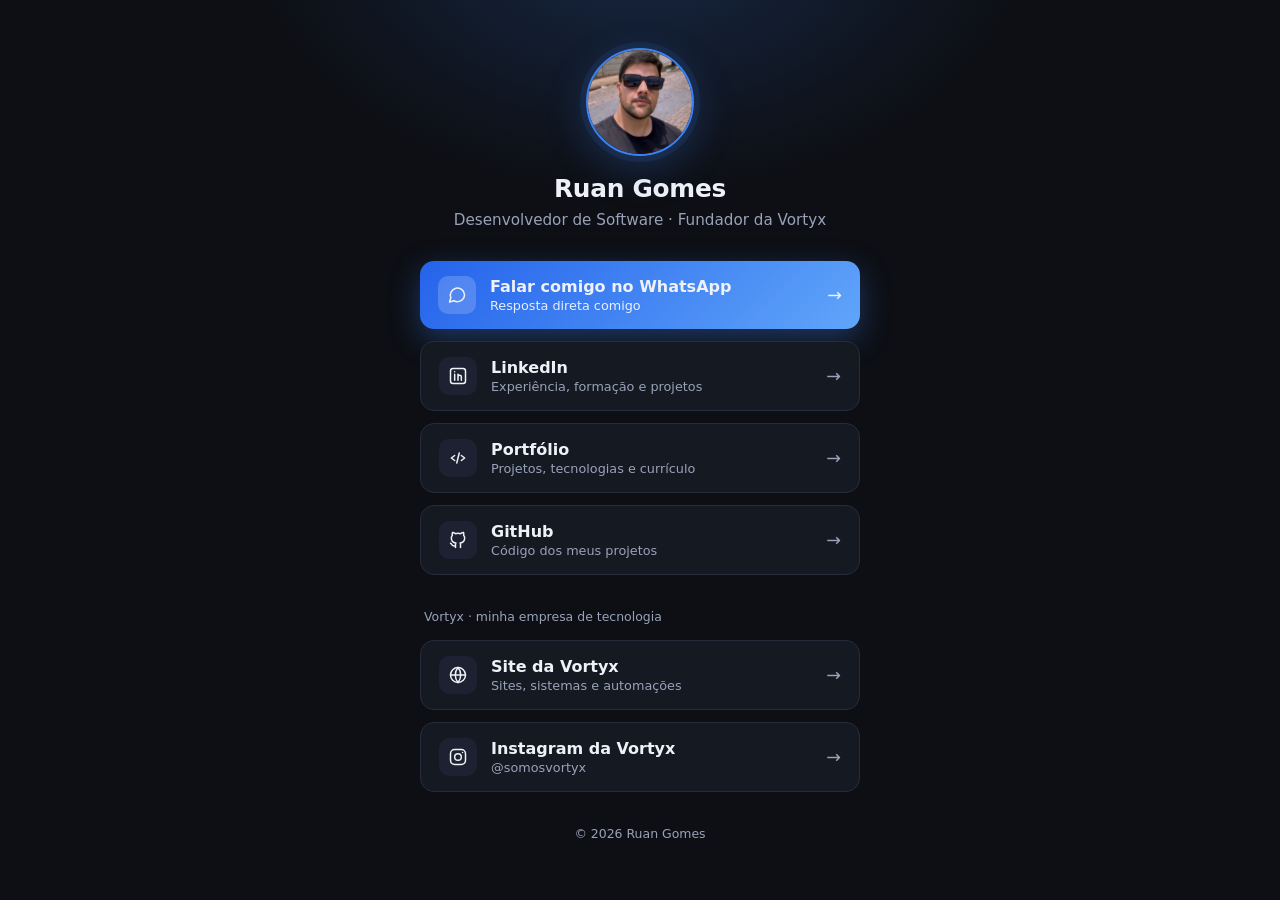
<file: links/index.html>
<!doctype html>
<html lang="pt-BR">
<head>
<meta charset="utf-8">
<meta name="viewport" content="width=device-width, initial-scale=1">
<title>Ruan Gomes | Links</title>
<meta name="description" content="Ruan Gomes: desenvolvedor, estudante de Análise e Desenvolvimento de Sistemas e fundador da Vortyx. Passos - MG.">
<meta name="theme-color" content="#0d0f14">
<meta property="og:title" content="Ruan Gomes | Desenvolvedor e fundador da Vortyx">
<meta property="og:description" content="LinkedIn, portfólio, WhatsApp e Vortyx em um só lugar.">
<meta property="og:url" content="https://ruangdev0-ux.github.io/ruan-gomes-dev/links/">
<link rel="canonical" href="https://ruangdev0-ux.github.io/ruan-gomes-dev/links/">
<style>
  :root{--bg:#0d0f14;--card:#151922;--card-h:#1b2130;--line:#252c3b;--txt:#eef1f7;--muted:#98a2b8;--blue:#3b82f6;--blue2:#60a5fa}
  *{box-sizing:border-box;margin:0;padding:0}
  html,body{min-height:100%}
  body{font-family:system-ui,-apple-system,"Segoe UI",Roboto,Arial,sans-serif;background:var(--bg);color:var(--txt);
    background-image:radial-gradient(560px 380px at 50% -8%,rgba(59,130,246,.22),transparent 70%);
    display:flex;justify-content:center;padding:48px 16px 32px}
  main{width:100%;max-width:440px;text-align:center}
  .avatar{position:relative;width:108px;height:108px;margin:0 auto 18px;border-radius:50%;
    background:linear-gradient(135deg,#1e293b,#0f172a);border:2px solid var(--blue);
    box-shadow:0 0 0 6px rgba(59,130,246,.10),0 12px 40px rgba(59,130,246,.25);display:grid;place-items:center;overflow:hidden}
  .avatar span{font-weight:800;font-size:2.1rem;letter-spacing:.02em;color:var(--blue2)}
  .avatar img{position:absolute;inset:0;width:100%;height:100%;object-fit:cover}
  h1{font-size:1.55rem;font-weight:700;letter-spacing:-.01em}
  .tag{color:var(--muted);font-size:.95rem;margin-top:6px;line-height:1.45}
  .meta{display:inline-flex;gap:8px;align-items:center;margin-top:14px;padding:6px 12px;border-radius:999px;border:1px solid var(--line);font-size:.8rem;color:var(--muted)}
  .dot{width:7px;height:7px;border-radius:50%;background:#22c55e;box-shadow:0 0 8px #22c55e}
  nav{display:flex;flex-direction:column;gap:12px;margin-top:30px}
  a.btn{display:flex;align-items:center;gap:14px;padding:15px 18px;border-radius:14px;text-decoration:none;color:var(--txt);
    background:var(--card);border:1px solid var(--line);text-align:left;transition:transform .15s ease,background .15s ease,border-color .15s ease}
  a.btn:hover,a.btn:focus-visible{transform:translateY(-2px);background:var(--card-h);border-color:#33405a;outline:none}
  a.btn:focus-visible{box-shadow:0 0 0 3px rgba(96,165,250,.5)}
  .ico{flex:0 0 38px;height:38px;border-radius:10px;display:grid;place-items:center;background:#1c2232}
  .ico svg{width:20px;height:20px;fill:none;stroke:currentColor;stroke-width:1.8;stroke-linecap:round;stroke-linejoin:round}
  .t{display:flex;flex-direction:column;flex:1;min-width:0}
  .t b{font-size:1rem;font-weight:600}
  .t small{color:var(--muted);font-size:.8rem;margin-top:2px;overflow-wrap:anywhere}
  .arrow{color:var(--muted);font-size:1.1rem}
  a.primary{background:linear-gradient(135deg,#2563eb,var(--blue2));border:0;box-shadow:0 10px 30px rgba(59,130,246,.35)}
  a.primary:hover,a.primary:focus-visible{background:linear-gradient(135deg,#3b74f0,#7cb6fb)}
  a.primary .ico{background:rgba(255,255,255,.18)}
  a.primary .t small,a.primary .arrow{color:rgba(255,255,255,.88)}
  .sep{margin:22px 0 4px;font-size:.78rem;color:var(--muted);text-align:left;padding-left:4px}
  footer{margin-top:34px;color:var(--muted);font-size:.78rem}
  @media (prefers-reduced-motion:reduce){a.btn{transition:none}a.btn:hover{transform:none}}
</style>
</head>
<body>
<main>
  <div class="avatar"><span aria-hidden="true">RG</span><img src="[data-uri]" alt="Foto de Ruan Gomes"></div>
  <h1>Ruan Gomes</h1>
  <p class="tag">Desenvolvedor de Software · Fundador da Vortyx</p>

  <nav aria-label="Links de Ruan Gomes">
    <a class="btn primary" href="https://wa.me/5519981148489?text=Ol%C3%A1%2C%20Ruan!%20Vim%20pelo%20seu%20Instagram." target="_blank" rel="noopener">
      <span class="ico"><svg viewBox="0 0 24 24"><path d="M21 11.5a8.5 8.5 0 0 1-12.6 7.4L3 20.5l1.6-5.2A8.5 8.5 0 1 1 21 11.5Z"/></svg></span>
      <span class="t"><b>Falar comigo no WhatsApp</b><small>Resposta direta comigo</small></span><span class="arrow">→</span>
    </a>
    <a class="btn" href="https://www.linkedin.com/in/ruan-gomes-805029393/" target="_blank" rel="noopener">
      <span class="ico"><svg viewBox="0 0 24 24"><rect x="3" y="3" width="18" height="18" rx="3"/><path d="M8 10v7M8 7v.01M12 17v-4a2 2 0 0 1 4 0v4M12 10v7"/></svg></span>
      <span class="t"><b>LinkedIn</b><small>Experiência, formação e projetos</small></span><span class="arrow">→</span>
    </a>
    <a class="btn" href="https://ruangdev0-ux.github.io/ruan-gomes-dev/">
      <span class="ico"><svg viewBox="0 0 24 24"><path d="m8 9-4 3 4 3M16 9l4 3-4 3M13.5 6l-3 12"/></svg></span>
      <span class="t"><b>Portfólio</b><small>Projetos, tecnologias e currículo</small></span><span class="arrow">→</span>
    </a>
    <a class="btn" href="https://github.com/ruangdev0-ux" target="_blank" rel="noopener">
      <span class="ico"><svg viewBox="0 0 24 24"><path d="M9 19c-4.3 1.4-4.3-2.5-6-3m12 5v-3.5c0-1 .1-1.4-.5-2 2.8-.3 5.5-1.4 5.5-6a4.6 4.6 0 0 0-1.3-3.2 4.2 4.2 0 0 0-.1-3.2s-1.1-.3-3.5 1.3a12.3 12.3 0 0 0-6.2 0C6.5 2.8 5.4 3.1 5.4 3.1a4.2 4.2 0 0 0-.1 3.2A4.6 4.6 0 0 0 4 9.5c0 4.6 2.7 5.7 5.5 6-.6.6-.6 1.2-.5 2V21"/></svg></span>
      <span class="t"><b>GitHub</b><small>Código dos meus projetos</small></span><span class="arrow">→</span>
    </a>

    <p class="sep">Vortyx · minha empresa de tecnologia</p>
    <a class="btn" href="https://somosvortyx.com.br/" target="_blank" rel="noopener">
      <span class="ico"><svg viewBox="0 0 24 24"><circle cx="12" cy="12" r="9"/><path d="M3 12h18M12 3a14 14 0 0 1 0 18M12 3a14 14 0 0 0 0 18"/></svg></span>
      <span class="t"><b>Site da Vortyx</b><small>Sites, sistemas e automações</small></span><span class="arrow">→</span>
    </a>
    <a class="btn" href="https://www.instagram.com/somosvortyx/" target="_blank" rel="noopener">
      <span class="ico"><svg viewBox="0 0 24 24"><rect x="3" y="3" width="18" height="18" rx="5"/><circle cx="12" cy="12" r="4"/><path d="M17.5 6.5v.01"/></svg></span>
      <span class="t"><b>Instagram da Vortyx</b><small>@somosvortyx</small></span><span class="arrow">→</span>
    </a>
  </nav>

  <footer>© 2026 Ruan Gomes</footer>
</main>
</body>
</html>
</file>
<file: css/style.css>
/* ==================================================================
   Ruan Gomes.dev · estilos
   ------------------------------------------------------------------
   Mobile first: o CSS base atende o celular e as media queries
   (min-width) ampliam o layout para tablet, notebook e widescreen.

   1. Tokens          6. Sobre           11. Rodapé
   2. Base            7. Tecnologias     12. Animações
   3. Componentes     8. Projetos        13. Breakpoints
   4. Cabeçalho       9. Formação
   5. Início          10. Contato
   ================================================================== */

/* ---------- 1. Tokens ---------- */
:root {
  /* Base grafite: fundos e superfícies neutros, sem matiz roxa */
  --bg: #0b0d10;
  --bg-soft: #0f1216;
  --surface: #14171c;
  --surface-2: #1a1e24;
  --surface-3: #21262d;
  --line: rgba(255, 255, 255, 0.08);
  --line-strong: rgba(255, 255, 255, 0.14);
  --line-accent: rgba(91, 155, 240, 0.45);

  --text: #f2f4f7;      /* off-white · 17.6:1 sobre --bg */
  --text-soft: #b4bcc8; /* ~10:1 sobre --bg */
  --text-mute: #8e97a4; /* ~6:1 sobre --surface */

  /* Azul de destaque: usado só em botões, links, foco e detalhes */
  --accent: #5b9bf0;        /* 6.8:1 sobre --bg */
  --accent-strong: #2563c9; /* fundo do botão principal · 5.7:1 com branco */
  --accent-hover: #2f6fd6;  /* 4.8:1 com branco */
  --accent-light: #9cc3f7;
  --accent-pale: #dbe8fb;
  --green: #5eead4;

  --font-display: "Outfit", "Inter", system-ui, sans-serif;
  --font-body: "Inter", system-ui, -apple-system, "Segoe UI", Roboto, sans-serif;
  --font-mono: "JetBrains Mono", ui-monospace, "SFMono-Regular", Menlo, Consolas, monospace;

  --container: 1200px;
  --gutter: 20px;
  --topbar: 68px;
  --space-section: 92px;

  --r-lg: 22px;
  --r-md: 16px;
  --r-sm: 11px;

  --ease: cubic-bezier(0.2, 0.75, 0.25, 1);
  --t: 0.24s var(--ease);
}

/* ---------- 2. Base ---------- */
*,
*::before,
*::after {
  box-sizing: border-box;
  margin: 0;
  padding: 0;
}

html {
  scroll-behavior: smooth;
  scroll-padding-top: calc(var(--topbar) + 14px);
  -webkit-text-size-adjust: 100%;
  text-size-adjust: 100%;
}

body {
  min-height: 100vh;
  background: var(--bg);
  color: var(--text);
  font-family: var(--font-body);
  font-size: 1rem;
  line-height: 1.7;
  overflow-x: hidden;
  -webkit-font-smoothing: antialiased;
  -moz-osx-font-smoothing: grayscale;
}

img,
svg {
  display: block;
  max-width: 100%;
}

a {
  color: inherit;
  text-decoration: none;
}

ul,
ol {
  list-style: none;
}

button {
  font: inherit;
  color: inherit;
}

h1,
h2,
h3,
h4 {
  font-family: var(--font-display);
  font-weight: 600;
  line-height: 1.12;
  letter-spacing: -0.02em;
  text-wrap: balance;
}

p {
  text-wrap: pretty;
}

strong {
  color: var(--text);
  font-weight: 600;
}

::selection {
  background: rgba(91, 155, 240, 0.35);
  color: #fff;
}

:focus-visible {
  outline: 2px solid var(--accent-light);
  outline-offset: 3px;
  border-radius: 8px;
}

.sprite {
  position: absolute;
  width: 0;
  height: 0;
  overflow: hidden;
}

.sr-only {
  position: absolute !important;
  width: 1px;
  height: 1px;
  padding: 0;
  margin: -1px;
  overflow: hidden;
  clip: rect(0 0 0 0);
  white-space: nowrap;
  border: 0;
}

.skip {
  position: fixed;
  top: 10px;
  left: 10px;
  z-index: 300;
  padding: 12px 18px;
  border-radius: var(--r-sm);
  background: var(--accent-light);
  color: #0b1a33;
  font-weight: 600;
  transform: translateY(-200%);
  transition: transform var(--t);
}

.skip:focus {
  transform: none;
}

.container {
  width: 100%;
  max-width: var(--container);
  margin-inline: auto;
  padding-inline: var(--gutter);
}

/* ---------- 3. Componentes ---------- */
.icon {
  width: 1.2em;
  height: 1.2em;
  flex: none;
  fill: none;
  stroke: currentColor;
  stroke-width: 1.8;
  stroke-linecap: round;
  stroke-linejoin: round;
}

.btn {
  display: inline-flex;
  align-items: center;
  justify-content: center;
  gap: 10px;
  min-height: 52px;
  padding: 12px 26px;
  border: 1px solid transparent;
  border-radius: var(--r-md);
  font-family: var(--font-body);
  font-size: 0.97rem;
  font-weight: 600;
  line-height: 1.2;
  text-align: center;
  cursor: pointer;
  transition: transform var(--t), box-shadow var(--t), background-color var(--t), border-color var(--t), color var(--t);
}

.btn:active {
  transform: scale(0.98);
}

.btn--primary {
  background: var(--accent-strong);
  color: #fff;
  box-shadow: inset 0 1px 0 rgba(255, 255, 255, 0.12);
}

.btn--primary:hover {
  transform: translateY(-1px);
  background: var(--accent-hover);
}

.btn--ghost {
  background: rgba(255, 255, 255, 0.035);
  border-color: var(--line-strong);
  color: var(--text);
}

.btn--ghost:hover {
  transform: translateY(-1px);
  border-color: var(--line-accent);
  background: rgba(255, 255, 255, 0.06);
}

.btn--sm {
  min-height: 46px;
  padding: 10px 18px;
  font-size: 0.92rem;
}

.btn--sm .icon {
  width: 1.05em;
  height: 1.05em;
}

.status-dot {
  width: 8px;
  height: 8px;
  flex: none;
  border-radius: 50%;
  background: var(--green);
  box-shadow: 0 0 0 3px rgba(94, 234, 212, 0.18);
}

.badge {
  display: inline-flex;
  align-items: center;
  gap: 8px;
  padding: 5px 12px;
  border-radius: 999px;
  border: 1px solid var(--line-strong);
  font-family: var(--font-mono);
  font-size: 0.76rem;
  letter-spacing: 0.02em;
  line-height: 1.4;
  color: var(--text-soft);
}

.badge--live {
  border-color: rgba(94, 234, 212, 0.3);
  background: rgba(94, 234, 212, 0.07);
  color: #ccfbf1;
}

.tags {
  display: flex;
  flex-wrap: wrap;
  gap: 8px;
}

.tags li {
  padding: 6px 12px;
  border-radius: 999px;
  border: 1px solid var(--line);
  background: rgba(255, 255, 255, 0.03);
  font-family: var(--font-mono);
  font-size: 0.76rem;
  line-height: 1.4;
  color: var(--text-soft);
}

.label {
  display: inline-flex;
  align-items: center;
  gap: 10px;
  margin-bottom: 14px;
  font-family: var(--font-mono);
  font-size: 0.8rem;
  font-weight: 500;
  letter-spacing: 0.16em;
  text-transform: uppercase;
  color: var(--accent-light);
}

.label::before {
  content: "";
  width: 18px;
  height: 2px;
  border-radius: 2px;
  background: var(--accent);
}

.section {
  position: relative;
  padding-block: var(--space-section);
}

.section--alt {
  background: var(--bg-soft);
  border-block: 1px solid var(--line);
}

.section__head {
  max-width: 760px;
  margin-bottom: 44px;
}

.section__title {
  font-size: clamp(1.85rem, 1.2rem + 2.8vw, 3.1rem);
  font-weight: 700;
  margin-bottom: 14px;
}

.section__lead {
  max-width: 640px;
  color: var(--text-soft);
  font-size: 1.05rem;
}

/* ---------- 4. Cabeçalho ---------- */
.topbar {
  position: fixed;
  inset: 0 0 auto;
  z-index: 100;
  height: var(--topbar);
  border-bottom: 1px solid transparent;
  transition: border-color var(--t);
}

/* Fundo translúcido num pseudo-elemento para não interferir no
   posicionamento do menu mobile (position: fixed). */
.topbar::before {
  content: "";
  position: absolute;
  inset: 0;
  z-index: -1;
  background: rgba(11, 13, 16, 0.85);
  -webkit-backdrop-filter: blur(14px);
  backdrop-filter: blur(14px);
  opacity: 0;
  transition: opacity var(--t);
}

.topbar.is-scrolled,
.nav-open .topbar {
  border-bottom-color: var(--line);
}

.topbar.is-scrolled::before,
.nav-open .topbar::before {
  opacity: 1;
}

.topbar__row {
  display: flex;
  align-items: center;
  justify-content: space-between;
  gap: 16px;
  height: 100%;
}

.brand {
  display: inline-flex;
  align-items: center;
  gap: 11px;
  min-height: 44px;
}

.brand__mark {
  display: grid;
  place-items: center;
  width: 36px;
  height: 36px;
  border-radius: 11px;
  background: var(--surface-2);
  box-shadow: inset 0 0 0 1px var(--line-accent);
  font-family: var(--font-display);
  font-size: 0.9rem;
  font-weight: 700;
  letter-spacing: -0.04em;
  color: var(--text);
}

.brand__text {
  font-family: var(--font-display);
  font-size: 1.12rem;
  font-weight: 700;
  letter-spacing: -0.02em;
}

.brand__dev {
  margin-left: 1px;
  font-family: var(--font-mono);
  font-size: 0.8em;
  font-weight: 500;
  letter-spacing: 0;
  color: var(--accent);
}

.nav__toggle {
  position: relative;
  z-index: 2;
  display: grid;
  place-content: center;
  gap: 6px;
  width: 48px;
  height: 48px;
  border: 1px solid var(--line-strong);
  border-radius: 14px;
  background: rgba(255, 255, 255, 0.035);
  cursor: pointer;
  transition: border-color var(--t);
}

.nav__toggle:hover {
  border-color: var(--line-accent);
}

.nav__toggle-bar {
  display: block;
  width: 20px;
  height: 2px;
  border-radius: 2px;
  background: var(--text);
  transition: transform var(--t);
}

.nav__toggle[aria-expanded="true"] .nav__toggle-bar:first-child {
  transform: translateY(4px) rotate(45deg);
}

.nav__toggle[aria-expanded="true"] .nav__toggle-bar:last-child {
  transform: translateY(-4px) rotate(-45deg);
}

/* Menu mobile */
.nav__list {
  position: fixed;
  top: var(--topbar);
  left: 0;
  right: 0;
  display: grid;
  gap: 4px;
  max-height: calc(100dvh - var(--topbar));
  overflow-y: auto;
  padding: 14px var(--gutter) 26px;
  background: var(--bg);
  border-bottom: 1px solid var(--line);
  box-shadow: 0 40px 60px -30px rgba(0, 0, 0, 0.9);
  opacity: 0;
  visibility: hidden;
  transform: translateY(-8px);
  transition: opacity var(--t), transform var(--t), visibility var(--t);
}

.nav-open .nav__list {
  opacity: 1;
  visibility: visible;
  transform: none;
}

.nav__link {
  display: flex;
  align-items: center;
  min-height: 54px;
  padding-inline: 16px;
  border-radius: var(--r-sm);
  font-size: 1.08rem;
  font-weight: 500;
  color: var(--text-soft);
  transition: color var(--t), background-color var(--t);
}

.nav__link:hover {
  color: var(--text);
  background: rgba(255, 255, 255, 0.035);
}

.nav__link.is-active {
  color: var(--text);
  background: rgba(255, 255, 255, 0.05);
  box-shadow: inset 3px 0 0 var(--accent);
}

.nav-open {
  overflow: hidden;
}

.nav-open::after {
  content: "";
  position: fixed;
  inset: 0;
  z-index: 90;
  background: rgba(5, 6, 8, 0.7);
}

/* ---------- 5. Início ---------- */
.hero {
  position: relative;
  isolation: isolate;
  display: flex;
  flex-direction: column;
  justify-content: center;
  min-height: 100vh;
  min-height: 100svh;
  padding: calc(var(--topbar) + 34px) 0 64px;
  overflow: hidden;
}

.hero__inner {
  display: grid;
  gap: 48px;
  align-items: center;
}

.hero__eyebrow {
  display: inline-flex;
  align-items: center;
  gap: 10px;
  margin-bottom: 14px;
  padding: 6px 14px 6px 12px;
  border: 1px solid var(--line-strong);
  border-radius: 999px;
  background: rgba(255, 255, 255, 0.03);
  font-family: var(--font-mono);
  font-size: 0.85rem;
  color: var(--text-soft);
}

/* Foto + saudação: deixa claro, logo de início, de quem é o portfólio */
.hero__intro {
  display: flex;
  align-items: center;
  gap: 16px;
  margin-bottom: 20px;
}

.hero__intro .hero__eyebrow {
  margin-bottom: 0;
}

.hero__photo {
  flex: none;
  width: 84px;
  height: 84px;
  border: 1px solid var(--line-strong);
  border-radius: 22px;
  background: var(--surface-2);
  box-shadow: 0 18px 36px -22px rgba(0, 0, 0, 0.9);
  object-fit: cover;
  object-position: 50% 30%;
}

.hero__title {
  display: flex;
  flex-direction: column;
  margin-bottom: 22px;
  font-size: clamp(3rem, 1.4rem + 8vw, 6.4rem);
  font-weight: 800;
  line-height: 0.95;
  letter-spacing: -0.045em;
  text-transform: uppercase;
}

.hero__first,
.hero__last {
  color: var(--text);
}

.hero__last {
  white-space: nowrap;
}

.hero__dev {
  margin-left: 0.06em;
  font-family: var(--font-mono);
  font-size: 0.32em;
  font-weight: 500;
  letter-spacing: 0;
  text-transform: none;
  color: var(--accent);
}

.hero__role {
  display: flex;
  flex-direction: column;
  gap: 2px;
  margin-bottom: 20px;
  font-family: var(--font-display);
  font-size: clamp(1.15rem, 1rem + 0.9vw, 1.55rem);
  font-weight: 600;
  line-height: 1.3;
}

.hero__role > span {
  text-wrap: balance;
}

.hero__role-alt {
  font-weight: 400;
  color: var(--text-soft);
}

.hero__stack {
  margin-bottom: 20px;
  font-family: var(--font-mono);
  font-size: 0.92rem;
  line-height: 1.6;
}

.hero__stack-line {
  color: var(--accent-light);
}

.hero__stack-study {
  color: var(--text-mute);
}

.hero__lead {
  max-width: 35rem;
  margin-bottom: 32px;
  color: var(--text-soft);
  font-size: 1.06rem;
}

.hero__actions {
  display: flex;
  flex-direction: column;
  gap: 12px;
}

.hero__scroll {
  display: none;
}

/* Vitrine com capturas reais dos projetos */
.showcase {
  position: relative;
  width: 100%;
  max-width: 620px;
  aspect-ratio: 1.18;
  margin-inline: auto;
}

.showcase__window {
  position: absolute;
  width: 80%;
  border: 1px solid var(--line-strong);
  border-radius: 14px;
  background: var(--surface-2);
  box-shadow: 0 40px 80px -40px rgba(0, 0, 0, 0.95);
  overflow: hidden;
}

.showcase__window--back {
  top: 0;
  right: 0;
}

.showcase__window--back img {
  opacity: 0.85;
}

.showcase__window--front {
  left: 0;
  bottom: 12%;
  box-shadow: 0 40px 80px -40px rgba(0, 0, 0, 0.95);
}

.showcase__bar {
  display: flex;
  align-items: center;
  gap: 5px;
  padding: 8px 12px;
  border-bottom: 1px solid var(--line);
  background: var(--surface-3);
}

.showcase__bar i {
  width: 7px;
  height: 7px;
  border-radius: 50%;
  background: #3a3f47;
}

.showcase__bar span {
  margin-left: 8px;
  font-family: var(--font-mono);
  font-size: 0.7rem;
  color: var(--text-mute);
}

.showcase__window img {
  width: 100%;
  height: auto;
}

.showcase__phone {
  position: absolute;
  right: 4%;
  bottom: 0;
  width: 25%;
  padding: 5px;
  border: 1px solid var(--line-strong);
  border-radius: 22px;
  background: #0f1216;
  box-shadow: 0 40px 70px -30px rgba(0, 0, 0, 0.95);
  overflow: hidden;
}

.showcase__phone img {
  width: 100%;
  height: auto;
  aspect-ratio: 390 / 700;
  object-fit: cover;
  object-position: top;
  border-radius: 17px;
}

.showcase__tag {
  position: absolute;
  left: 4%;
  bottom: 0;
  display: inline-flex;
  align-items: center;
  gap: 9px;
  padding: 8px 14px;
  border: 1px solid var(--line-strong);
  border-radius: 999px;
  background: rgba(20, 23, 28, 0.92);
  -webkit-backdrop-filter: blur(8px);
  backdrop-filter: blur(8px);
  font-family: var(--font-mono);
  font-size: 0.76rem;
  color: var(--text-soft);
  white-space: nowrap;
}

/* ---------- 6. Sobre ---------- */
.about {
  display: grid;
  gap: 28px;
}

.about__story p {
  color: var(--text-soft);
  font-size: 1.03rem;
}

.about__story p + p {
  margin-top: 16px;
}

.about__story .about__intro {
  color: var(--text);
  font-size: 1.14rem;
  line-height: 1.65;
}

/* Resumo ao lado do texto: o que busco, formação e experiência */
.about__summary-title {
  margin-bottom: 16px;
  font-family: var(--font-body);
  font-size: 1rem;
  font-weight: 600;
  letter-spacing: 0;
  color: var(--text-soft);
}

.facts {
  display: grid;
  gap: 10px;
}

.fact {
  padding: 16px 18px;
  border: 1px solid var(--line);
  border-radius: var(--r-md);
  background: var(--surface);
}

.fact dt {
  margin-bottom: 2px;
  font-family: var(--font-mono);
  font-size: 0.75rem;
  letter-spacing: 0.1em;
  text-transform: uppercase;
  color: var(--text-mute);
}

.fact dd {
  font-family: var(--font-display);
  font-size: 1.08rem;
  font-weight: 600;
  line-height: 1.35;
}

.fact--highlight {
  border-color: var(--line-accent);
  background: var(--surface-2);
}

/* ---------- 7. Tecnologias ---------- */
.stack__title {
  margin: 0 0 16px;
  font-family: var(--font-mono);
  font-size: 0.82rem;
  font-weight: 500;
  letter-spacing: 0.12em;
  text-transform: uppercase;
  color: var(--text-mute);
}

.stack + .stack__title {
  margin-top: 40px;
}

.tech__use code {
  font-family: var(--font-mono);
  font-size: 0.92em;
  color: var(--accent-pale);
}

.stack {
  display: grid;
  grid-template-columns: repeat(2, minmax(0, 1fr));
  gap: 12px;
}

.tech {
  position: relative;
  display: flex;
  flex-direction: column;
  min-width: 0;
  padding: 18px 16px 16px;
  border: 1px solid var(--line);
  border-radius: var(--r-md);
  background: var(--surface);
  overflow: hidden;
  transition: border-color var(--t), transform var(--t), background-color var(--t);
}

.tech:hover {
  border-color: var(--line-accent);
  background: var(--surface-2);
  transform: translateY(-3px);
}

.tech--feature {
  grid-column: 1 / -1;
  background: var(--surface);
  border-color: var(--line-strong);
}

.tech__logo {
  display: grid;
  place-items: center;
  width: 44px;
  height: 44px;
  margin-bottom: 14px;
  border-radius: 12px;
  border: 1px solid var(--line-strong);
  background: var(--surface-2);
  font-family: var(--font-mono);
  font-size: 0.8rem;
  font-weight: 500;
  color: var(--text);
}

.tech__name {
  margin-bottom: 4px;
  font-size: 1.06rem;
}

.tech--feature .tech__name {
  font-size: 1.3rem;
}

.tech__use {
  flex: 1;
  margin-bottom: 14px;
  color: var(--text-soft);
  font-size: 0.88rem;
  line-height: 1.5;
}

.tech__tag {
  align-self: flex-start;
  padding: 3px 10px;
  border-radius: 999px;
  border: 1px solid var(--line-strong);
  font-family: var(--font-mono);
  font-size: 0.75rem;
  color: var(--text-soft);
}

.tech__tag--used {
  border-color: rgba(91, 155, 240, 0.35);
  background: rgba(91, 155, 240, 0.12);
  color: var(--accent-pale);
}

/* ---------- 8. Projetos ---------- */
.projects {
  display: grid;
  gap: 24px;
}

.projects__fallback a {
  color: var(--accent-light);
  text-decoration: underline;
}

.project {
  display: flex;
  flex-direction: column;
  min-width: 0;
  border: 1px solid var(--line);
  border-radius: var(--r-lg);
  background: var(--surface);
  overflow: hidden;
  transition: border-color var(--t), box-shadow var(--t), transform var(--t);
}

.project:hover {
  border-color: var(--line-accent);
  box-shadow: 0 30px 60px -40px rgba(0, 0, 0, 0.9);
}

.project__media {
  padding: 18px 18px 0;
  background: var(--bg-soft);
  border-bottom: 1px solid var(--line);
}

.project__frame {
  border: 1px solid var(--line-strong);
  border-bottom: 0;
  border-radius: 12px 12px 0 0;
  background: var(--surface-3);
  overflow: hidden;
  transition: transform 0.6s var(--ease);
}

.project:hover .project__frame {
  transform: translateY(-4px);
}

.project__bar {
  display: flex;
  gap: 5px;
  padding: 8px 12px;
  border-bottom: 1px solid var(--line);
}

.project__bar i {
  width: 7px;
  height: 7px;
  border-radius: 50%;
  background: #3a3f47;
}

.project__frame img {
  width: 100%;
  height: auto;
  aspect-ratio: 1280 / 670;
  object-fit: cover;
  object-position: top left;
}

.project__media--empty {
  display: grid;
  place-items: center;
  aspect-ratio: 16 / 9;
  padding: 0;
  font-family: var(--font-display);
  font-size: 2rem;
  font-weight: 700;
  color: var(--accent-pale);
}

.project__body {
  display: flex;
  flex: 1;
  flex-direction: column;
  gap: 16px;
  padding: 24px 20px 26px;
}

.project__meta {
  display: flex;
  align-items: center;
  justify-content: space-between;
  gap: 12px;
}

.project__badges {
  display: flex;
  flex-wrap: wrap;
  justify-content: flex-end;
  gap: 8px;
}

.badge--featured {
  border-color: var(--line-accent);
  background: rgba(91, 155, 240, 0.12);
  color: var(--accent-pale);
}

.project--featured {
  border-color: var(--line-strong);
}

.project__number {
  font-family: var(--font-mono);
  font-size: 0.9rem;
  color: var(--text-mute);
}

.project__name {
  margin-bottom: -10px;
  font-size: clamp(1.65rem, 1.3rem + 1.4vw, 2.15rem);
  font-weight: 700;
}

.project__category {
  font-weight: 500;
  color: var(--accent-light);
}

.project__description {
  color: var(--text-soft);
}

.project__list {
  display: grid;
  gap: 8px;
}

.project__list li {
  position: relative;
  padding-left: 22px;
  color: var(--text-soft);
  font-size: 0.94rem;
  line-height: 1.55;
}

.project__list li::before {
  content: "";
  position: absolute;
  left: 2px;
  top: 0.5em;
  width: 8px;
  height: 8px;
  border-radius: 2px;
  background: var(--accent);
  transform: rotate(45deg);
}

.project__actions {
  display: flex;
  flex-direction: column;
  gap: 10px;
  margin-top: auto;
  padding-top: 6px;
}

/* ---------- 9. Formação ---------- */
.course {
  display: grid;
  gap: 24px;
  padding: 26px 22px;
  border: 1px solid var(--line);
  border-radius: var(--r-lg);
  background: var(--surface);
}

.course__top {
  display: flex;
  flex-wrap: wrap;
  align-items: center;
  gap: 14px;
  margin-bottom: 18px;
}

.course__icon {
  display: grid;
  place-items: center;
  width: 54px;
  height: 54px;
  border-radius: 16px;
  border: 1px solid var(--line-strong);
  background: rgba(255, 255, 255, 0.04);
  color: var(--accent-light);
  font-size: 1.4rem;
}

.course__title {
  margin-bottom: 6px;
  font-size: clamp(1.45rem, 1.1rem + 1.5vw, 2.1rem);
  font-weight: 700;
}

.course__type {
  margin-bottom: 14px;
  font-weight: 500;
  color: var(--accent-light);
}

.course__text {
  max-width: 40rem;
  margin-bottom: 20px;
  color: var(--text-soft);
}

.course__facts {
  display: grid;
  gap: 10px;
  align-self: start;
}

.course__fact {
  padding: 16px 18px;
  border: 1px solid var(--line);
  border-radius: var(--r-md);
  background: var(--surface-2);
}

.course__fact dt {
  margin-bottom: 2px;
  font-family: var(--font-mono);
  font-size: 0.75rem;
  letter-spacing: 0.1em;
  text-transform: uppercase;
  color: var(--text-mute);
}

.course__fact dd {
  font-family: var(--font-display);
  font-size: 1.12rem;
  font-weight: 600;
}

.course__fact--highlight {
  border-color: var(--line-accent);
  background: var(--surface-2);
}

/* ---------- 9b. Experiência ---------- */
.job {
  display: grid;
  gap: 18px;
  padding: 26px 22px;
  border: 1px solid var(--line);
  border-radius: var(--r-lg);
  background: var(--surface);
}

.job + .job {
  margin-top: 20px;
}

.job__head {
  display: flex;
  flex-wrap: wrap;
  align-items: flex-start;
  justify-content: space-between;
  gap: 16px;
}

.job__role {
  margin-bottom: 4px;
  font-size: clamp(1.45rem, 1.1rem + 1.5vw, 2.1rem);
  font-weight: 700;
}

.job__org {
  font-weight: 500;
  color: var(--accent-light);
}

.job__context {
  color: var(--text-soft);
}

/* Certificados */
.certs__title {
  margin-top: 48px;
}

.certs {
  display: grid;
  gap: 12px;
}

.cert {
  display: flex;
  flex-direction: column;
  gap: 6px;
  min-width: 0;
  padding: 18px;
  border: 1px solid var(--line);
  border-radius: var(--r-md);
  background: var(--surface);
  transition: border-color var(--t), background-color var(--t);
}

.cert:hover {
  border-color: var(--line-accent);
  background: var(--surface-2);
}

.cert__name {
  font-size: 1.02rem;
  line-height: 1.35;
}

.cert__meta {
  flex: 1;
  font-family: var(--font-mono);
  font-size: 0.8rem;
  color: var(--text-mute);
}

.cert__link {
  display: inline-flex;
  align-items: center;
  align-self: flex-start;
  gap: 6px;
  min-height: 44px;
  font-size: 0.92rem;
  font-weight: 600;
  color: var(--accent-light);
  text-decoration: underline;
  text-decoration-color: rgba(156, 195, 247, 0.4);
  text-underline-offset: 3px;
  transition: color var(--t);
}

.cert__link:hover {
  color: var(--accent-pale);
}

/* ---------- 10. Contato ---------- */
.contact {
  overflow: hidden;
}

.contact__inner {
  position: relative;
  display: grid;
  grid-template-columns: minmax(0, 1fr);
  gap: 32px;
}

.copy {
  display: flex;
  flex-wrap: wrap;
  align-items: center;
  gap: 8px 14px;
  margin-top: 24px;
}

.copy__btn {
  display: inline-flex;
  align-items: center;
  gap: 10px;
  min-height: 46px;
  padding: 10px 18px;
  border: 1px dashed var(--line-strong);
  border-radius: var(--r-md);
  background: transparent;
  color: var(--text-soft);
  font-size: 0.92rem;
  font-weight: 600;
  cursor: pointer;
  transition: border-color var(--t), color var(--t);
}

.copy__btn:hover {
  border-color: var(--line-accent);
  color: var(--text);
}

.copy__btn.is-done {
  border-style: solid;
  border-color: rgba(94, 234, 212, 0.45);
  color: #ccfbf1;
}

.copy__status {
  font-size: 0.88rem;
  color: var(--text-mute);
}

.channels {
  display: grid;
  grid-template-columns: minmax(0, 1fr);
  gap: 12px;
}

.channel {
  position: relative;
  display: flex;
  align-items: center;
  gap: 16px;
  height: 100%;
  min-height: 84px;
  padding: 16px 50px 16px 16px;
  border: 1px solid var(--line);
  border-radius: var(--r-md);
  background: var(--surface);
  transition: border-color var(--t), transform var(--t), background-color var(--t);
}

.channel:hover {
  border-color: var(--line-accent);
  background: var(--surface-2);
  transform: translateY(-3px);
}

.channel__icon {
  display: grid;
  place-items: center;
  flex: none;
  width: 50px;
  height: 50px;
  border-radius: 14px;
  border: 1px solid var(--line);
  background: rgba(255, 255, 255, 0.04);
  color: var(--accent-light);
  font-size: 1.3rem;
}

.channel__body {
  display: grid;
  min-width: 0;
}

.channel__name {
  font-family: var(--font-mono);
  font-size: 0.76rem;
  letter-spacing: 0.12em;
  text-transform: uppercase;
  color: var(--text-mute);
}

.channel__value {
  font-size: 0.95rem;
  font-weight: 600;
  line-height: 1.45;
  overflow-wrap: break-word;
}

.channel__arrow {
  position: absolute;
  top: 16px;
  right: 16px;
  color: var(--text-mute);
  transition: color var(--t), transform var(--t);
}

.channel:hover .channel__arrow {
  color: var(--accent-light);
  transform: translate(2px, -2px);
}

/* ---------- 11. Rodapé ---------- */
.footer {
  padding-block: 36px calc(36px + env(safe-area-inset-bottom));
  border-top: 1px solid var(--line);
  background: var(--bg-soft);
}

.footer__row {
  display: grid;
  gap: 16px;
}

.footer__logo {
  font-family: var(--font-display);
  font-size: 1.25rem;
  font-weight: 700;
  letter-spacing: -0.02em;
}

.footer__motto {
  color: var(--text-soft);
  font-size: 0.95rem;
}

.footer__copy {
  color: var(--text-mute);
  font-size: 0.88rem;
}

.footer__top {
  display: inline-flex;
  align-items: center;
  justify-self: start;
  gap: 8px;
  min-height: 44px;
  font-size: 0.92rem;
  font-weight: 600;
  color: var(--accent-light);
  transition: color var(--t);
}

.footer__top .icon {
  transform: rotate(180deg);
}

.footer__top:hover {
  color: var(--accent-pale);
}

/* ---------- 12. Animações ---------- */
@keyframes bob {
  0%, 100% { transform: translateY(0); }
  50% { transform: translateY(4px); }
}

.has-js [data-animate] {
  opacity: 0;
  transform: translateY(18px);
  transition: opacity 0.7s var(--ease), transform 0.7s var(--ease);
}

.has-js [data-animate].is-in {
  opacity: 1;
  transform: none;
}

.has-js .hero [data-animate]:nth-child(2) { transition-delay: 0.06s; }
.has-js .hero [data-animate]:nth-child(3) { transition-delay: 0.12s; }
.has-js .hero [data-animate]:nth-child(4) { transition-delay: 0.18s; }
.has-js .hero [data-animate]:nth-child(5) { transition-delay: 0.24s; }

@media (prefers-reduced-motion: reduce) {
  html {
    scroll-behavior: auto;
  }

  *,
  *::before,
  *::after {
    animation-duration: 0.001ms !important;
    animation-iteration-count: 1 !important;
    transition-duration: 0.001ms !important;
    transition-delay: 0s !important;
  }

  .has-js [data-animate] {
    opacity: 1;
    transform: none;
  }
}

/* ---------- 13. Breakpoints ---------- */

/* ≥ 480px */
@media (min-width: 480px) {
  :root {
    --gutter: 24px;
  }

  .hero__actions,
  .project__actions {
    flex-direction: row;
    flex-wrap: wrap;
  }

  .channel__value {
    font-size: 1rem;
  }
}

/* ≥ 640px */
@media (min-width: 640px) {
  .certs {
    grid-template-columns: repeat(2, minmax(0, 1fr));
  }

  .job {
    padding: 34px;
  }

  .channels {
    grid-template-columns: repeat(2, minmax(0, 1fr));
    gap: 14px;
  }

  .course {
    padding: 34px;
  }

  .project__media {
    padding: 26px 26px 0;
  }

  .project__body {
    padding: 28px 30px 30px;
  }

  .project__list {
    grid-template-columns: repeat(2, minmax(0, 1fr));
    column-gap: 22px;
  }

  .course__facts {
    grid-template-columns: repeat(3, minmax(0, 1fr));
  }

  .footer__row {
    grid-template-columns: 1fr auto;
    align-items: center;
  }

  .footer__top {
    grid-column: 2;
    grid-row: 1 / span 2;
  }
}

/* ≥ 960px: menu horizontal */
@media (min-width: 960px) {
  :root {
    --topbar: 78px;
    --gutter: 32px;
    --space-section: 128px;
  }

  .section__head {
    margin-bottom: 60px;
  }

  .hero__photo {
    width: 104px;
    height: 104px;
    border-radius: 26px;
  }

  .nav__toggle {
    display: none;
  }

  .nav__list {
    position: static;
    display: flex;
    gap: 4px;
    max-height: none;
    overflow: visible;
    padding: 0;
    background: none;
    border: 0;
    box-shadow: none;
    opacity: 1;
    visibility: visible;
    transform: none;
  }

  .nav__link {
    position: relative;
    min-height: 44px;
    padding-inline: 14px;
    border-radius: 10px;
    font-size: 0.93rem;
  }

  .nav__link::after {
    content: "";
    position: absolute;
    left: 14px;
    right: 14px;
    bottom: 5px;
    height: 2px;
    border-radius: 2px;
    background: var(--accent);
    transform: scaleX(0);
    transform-origin: left;
    transition: transform var(--t);
  }

  .nav__link:hover {
    background: none;
  }

  .nav__link:hover::after,
  .nav__link.is-active::after {
    transform: scaleX(1);
  }

  .nav__link.is-active {
    background: none;
    box-shadow: none;
  }

  .nav-open {
    overflow: auto;
  }

  .nav-open::after {
    display: none;
  }

  .about {
    grid-template-columns: minmax(0, 1.05fr) minmax(0, 1fr);
    gap: 64px;
    align-items: start;
  }

  .stack {
    grid-template-columns: repeat(4, minmax(0, 1fr));
    gap: 14px;
  }

  .course {
    grid-template-columns: minmax(0, 1fr) 280px;
    gap: 40px;
    padding: 44px;
  }

  .job {
    padding: 44px;
  }

  .job__list {
    grid-template-columns: repeat(2, minmax(0, 1fr));
    column-gap: 28px;
  }

  .certs {
    grid-template-columns: repeat(4, minmax(0, 1fr));
  }

  .course__facts {
    grid-template-columns: 1fr;
  }
}

/* ≥ 1100px: hero em duas colunas, projetos lado a lado */
@media (min-width: 1100px) {
  .hero__inner {
    grid-template-columns: minmax(0, 1fr) minmax(0, 1.05fr);
    gap: 56px;
  }

  .showcase {
    max-width: none;
  }

  .hero__scroll {
    position: absolute;
    left: 50%;
    bottom: 26px;
    display: inline-flex;
    align-items: center;
    gap: 8px;
    min-height: 44px;
    padding-inline: 14px;
    transform: translateX(-50%);
    font-size: 0.85rem;
    color: var(--text-mute);
    transition: color var(--t);
  }

  .hero__scroll:hover {
    color: var(--accent-pale);
  }

  .hero__scroll .icon {
    animation: bob 2.2s var(--ease) infinite;
  }

  .stack {
    grid-template-columns: repeat(5, minmax(0, 1fr));
  }

  .tech--feature {
    grid-column: span 2;
  }

  .projects {
    grid-template-columns: repeat(2, minmax(0, 1fr));
    gap: 28px;
  }

  /* Projeto principal ocupa a linha inteira, com imagem e texto lado a lado */
  .project--featured {
    grid-column: 1 / -1;
    display: grid;
    grid-template-columns: minmax(0, 1.1fr) minmax(0, 1fr);
  }

  .project--featured .project__media {
    display: flex;
    align-items: center;
    padding: 32px;
    border-bottom: 0;
    border-right: 1px solid var(--line);
  }

  .project--featured .project__frame {
    width: 100%;
    border-bottom: 1px solid var(--line-strong);
    border-radius: 12px;
  }

  .project--featured .project__list {
    grid-template-columns: 1fr;
  }

  .project__list {
    grid-template-columns: 1fr;
  }

  .contact__inner {
    grid-template-columns: minmax(0, 0.9fr) minmax(0, 1.1fr);
    gap: 56px;
    align-items: center;
  }

  .channels {
    grid-template-columns: minmax(0, 1fr);
  }
}

/* ≥ 1600px: widescreen */
@media (min-width: 1600px) {
  :root {
    --container: 1440px;
  }

  body {
    font-size: 1.05rem;
  }

  .hero__inner {
    gap: 96px;
  }

  .project__body {
    padding: 36px 40px 40px;
  }

  .project__list {
    grid-template-columns: repeat(2, minmax(0, 1fr));
  }
}

/* Telas baixas: esconde o atalho de rolagem para não sobrepor conteúdo */
@media (max-height: 760px) {
  .hero__scroll {
    display: none !important;
  }
}
</file>
